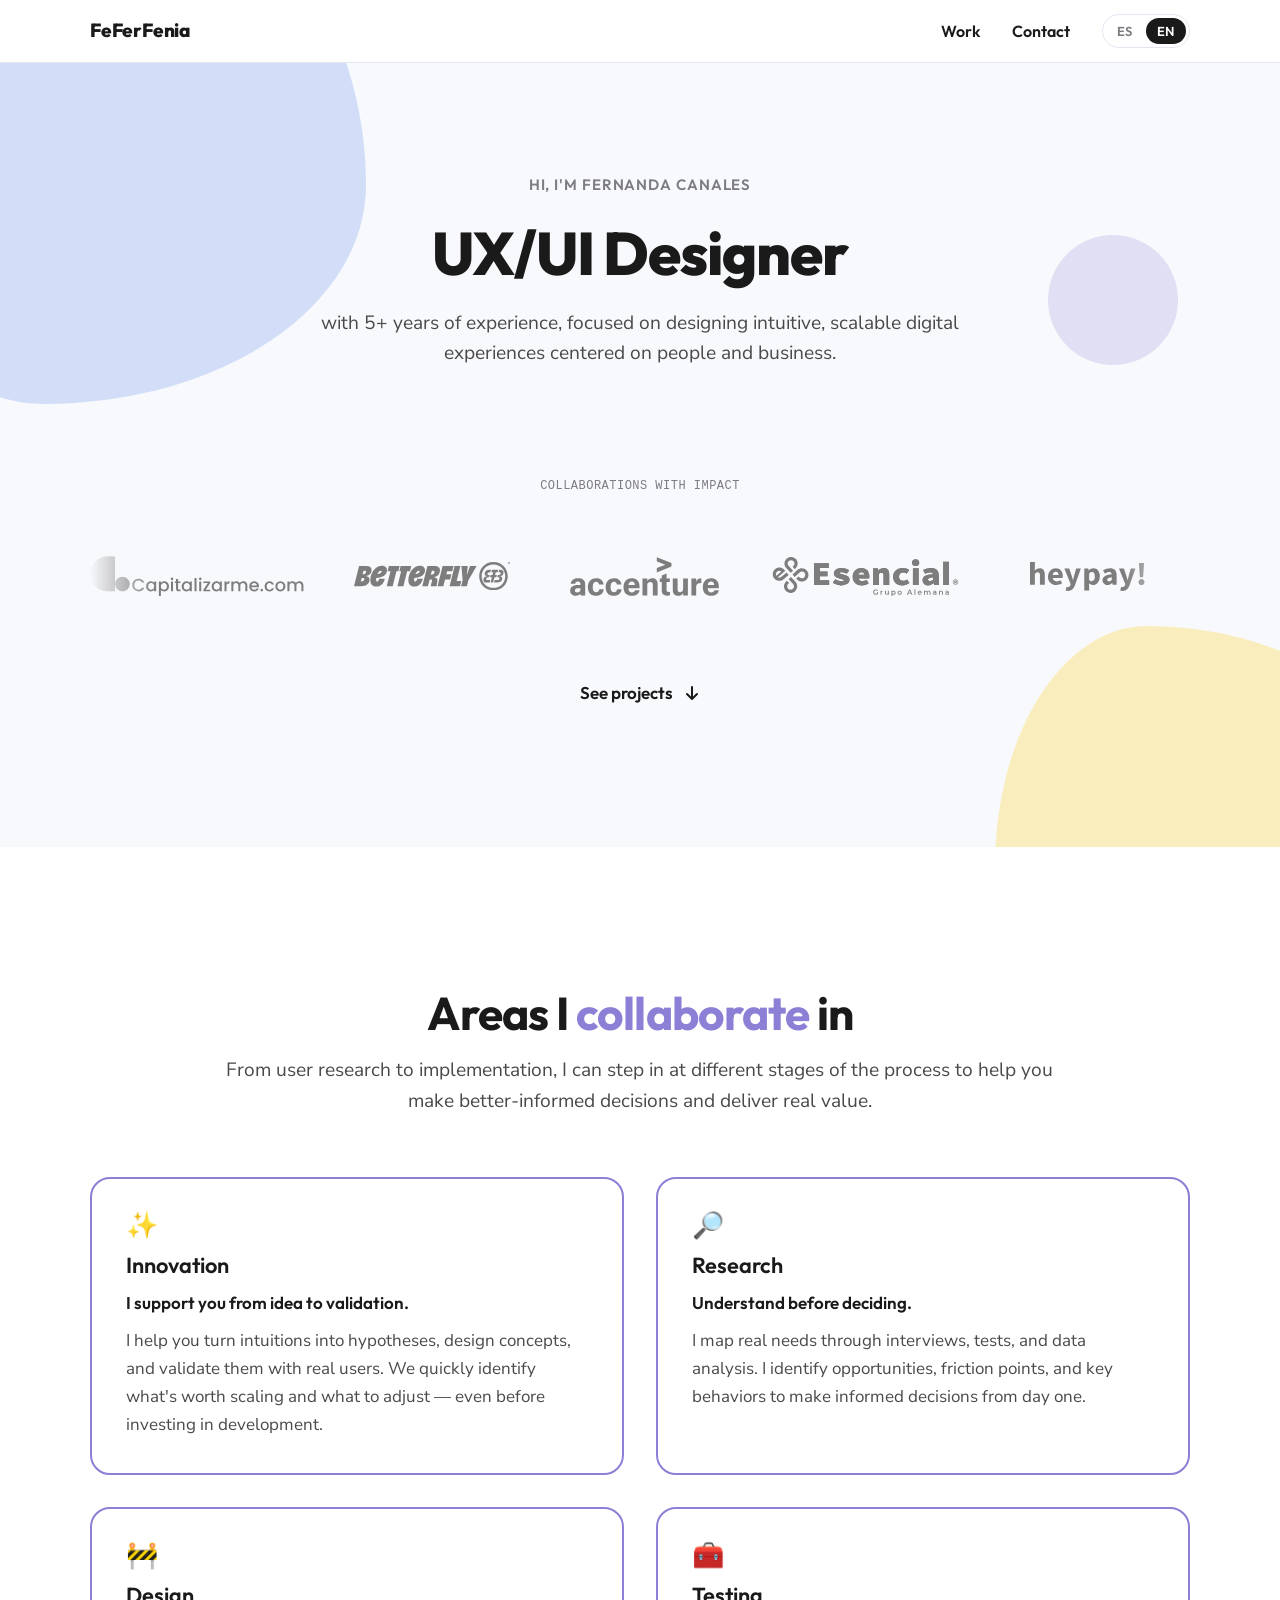
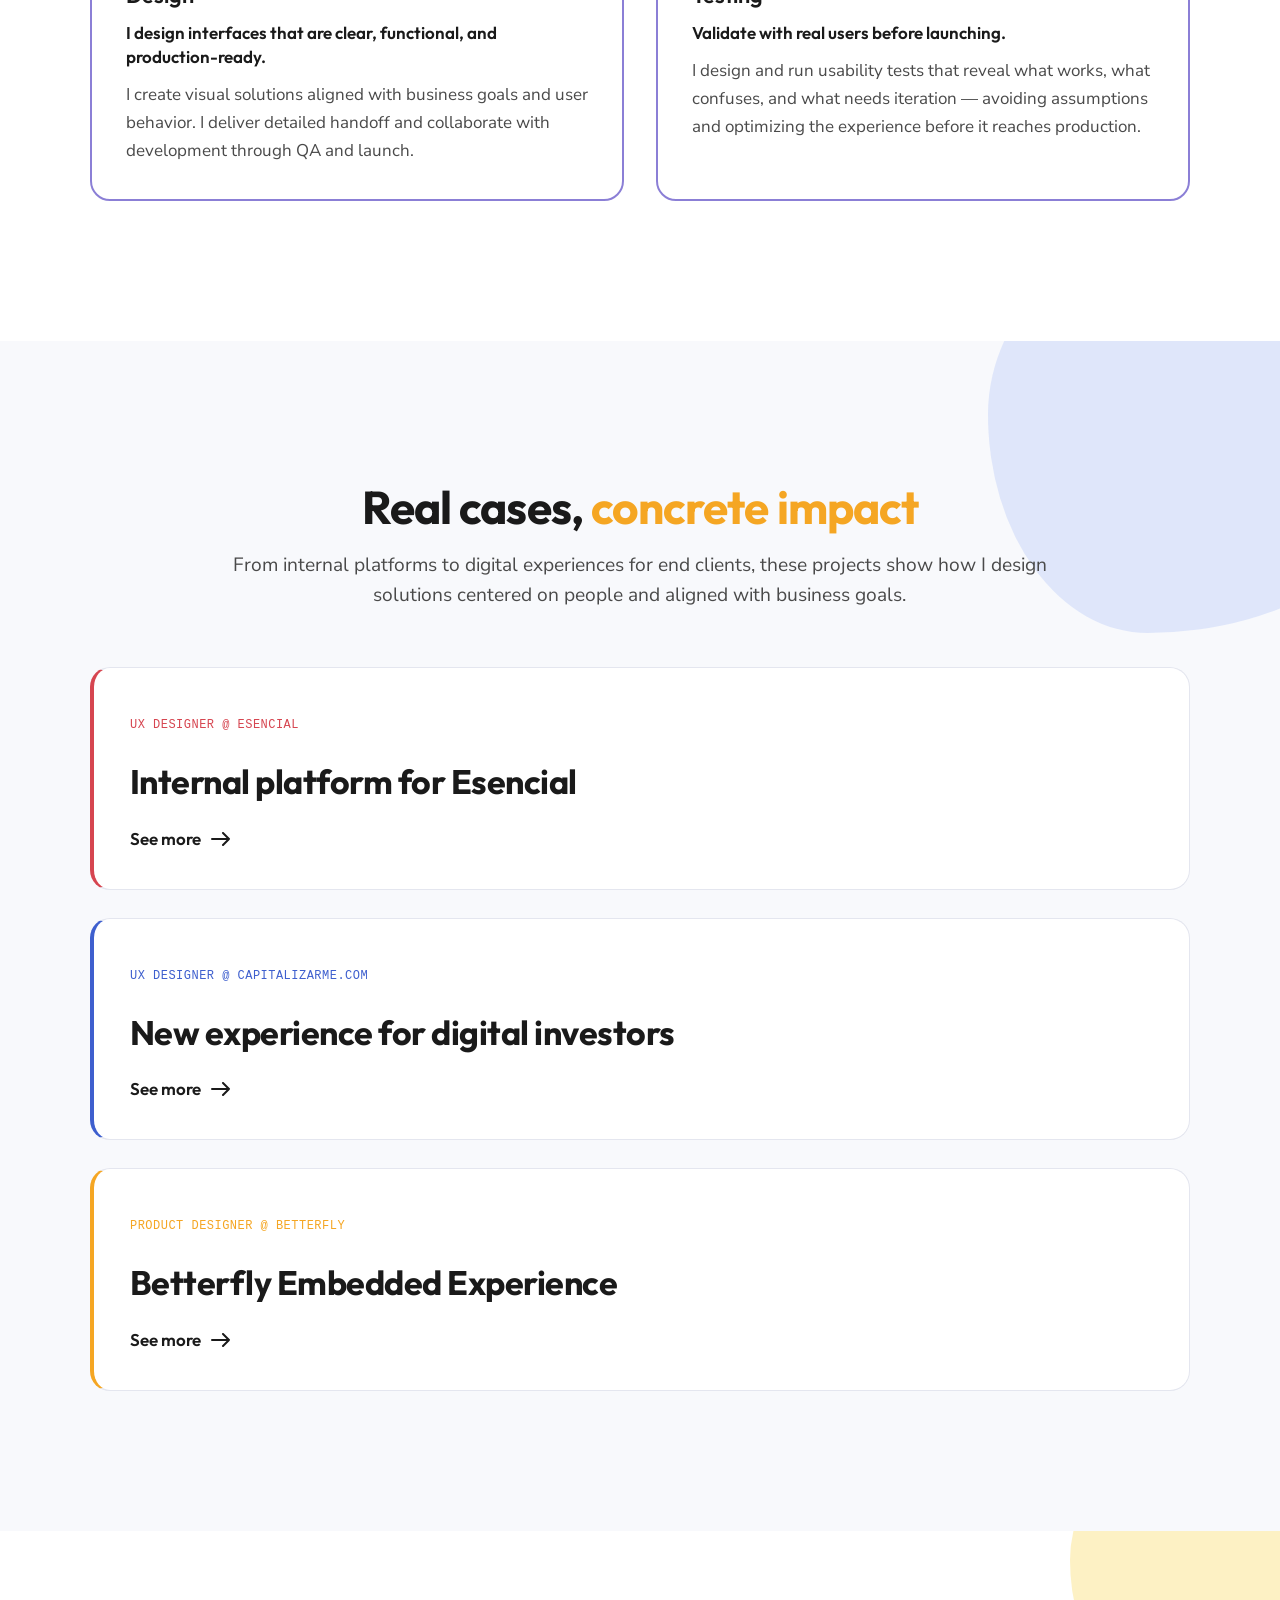
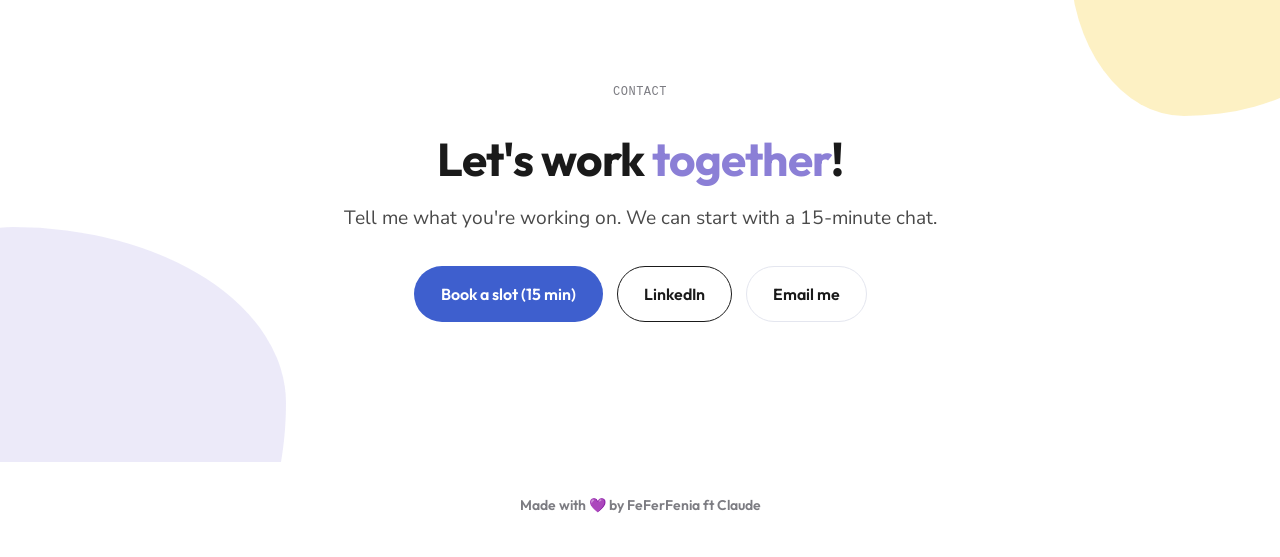
<file: index.html>
<!DOCTYPE html>
<html lang="es">
<head>
<meta charset="utf-8">
<meta name="viewport" content="width=device-width, initial-scale=1">
<title>Fernanda Canales — Product Designer</title>
<meta name="description" content="Portafolio de Fernanda Canales (FeFerFenia), Product / UX·UI Designer con más de 5 años de experiencia diseñando experiencias digitales intuitivas, escalables y centradas en las personas y el negocio.">
<link rel="stylesheet" href="assets/ds.css">
</head>
<body>

<header class="nav">
<div class="nav__in">
<a class="nav__logo" href="index.html">FeFerFenia</a>
<nav class="nav__links">
<a class="nav__link" href="#work" data-i18n="nav.work">Work</a>
<a class="nav__link" href="#contact" data-i18n="nav.contact">Contacto</a>
<div class="langtoggle" role="group" aria-label="Language">
<button type="button" data-lang-btn="es" aria-pressed="true">ES</button>
<button type="button" data-lang-btn="en" aria-pressed="false">EN</button>
</div>
</nav>
</div>
</header>

<main>

<!-- ————— Hero ————— -->
<section class="section section--alt" style="--accent:var(--purple);padding-top:clamp(64px,9vw,110px)">
<div class="blob blob--soft" style="width:44vw;height:44vw;max-width:520px;max-height:520px;background:var(--periwinkle);opacity:.5;top:-14vw;left:-12vw"></div>
<div class="blob blob--soft2" style="width:34vw;height:34vw;max-width:400px;max-height:400px;background:var(--yellow);opacity:.55;bottom:-14vw;right:-9vw"></div>
<div class="blob" style="width:12vw;height:12vw;max-width:130px;max-height:130px;background:var(--purple);opacity:.22;top:22%;right:8%"></div>
<div class="wrap stack center" style="gap:22px">
<p class="eyebrow" data-i18n="hero.eyebrow">Hola, soy Fernanda Canales</p>
<h1 class="h-display" style="max-width:16em"><span class="rotator"><span class="rotator__item" data-rotator-item>UX/UI Designer</span></span></h1>
<p class="lede" style="max-width:34em" data-i18n="hero.body">con más de 5 años de experiencia, enfocada en diseñar experiencias digitales intuitivas, escalables y centradas en las personas y el negocio.</p>
<div style="height:clamp(28px,5vw,52px)"></div>
<p class="mono" style="color:var(--ink-45)" data-i18n="logos.label">Colaboraciones con impacto</p>
<div class="logos" style="margin-top:10px" role="group" aria-label="Capitalizarme.com, Betterfly, Accenture, Esencial, heypay">
<div class="logos__track">
<div class="logos__slot"><img src="assets/logos/capitalizarme.svg" alt="Capitalizarme.com" loading="lazy" width="168" height="32"></div>
<div class="logos__slot"><img src="assets/logos/betterfly.svg" alt="Betterfly" loading="lazy" width="156" height="29"></div>
<div class="logos__slot"><img src="assets/logos/accenture.svg" alt="Accenture" loading="lazy" width="151" height="41"></div>
<div class="logos__slot"><img src="assets/logos/esencial.svg" alt="Esencial" loading="lazy" width="187" height="51"></div>
<div class="logos__slot"><img src="assets/logos/heypay.svg" alt="heypay" loading="lazy" width="115" height="29"></div>
<div aria-hidden="true" style="display:contents">
<div class="logos__slot"><img src="assets/logos/capitalizarme.svg" alt="" loading="lazy" width="168" height="32"></div>
<div class="logos__slot"><img src="assets/logos/betterfly.svg" alt="" loading="lazy" width="156" height="29"></div>
<div class="logos__slot"><img src="assets/logos/accenture.svg" alt="" loading="lazy" width="151" height="41"></div>
<div class="logos__slot"><img src="assets/logos/esencial.svg" alt="" loading="lazy" width="187" height="51"></div>
<div class="logos__slot"><img src="assets/logos/heypay.svg" alt="" loading="lazy" width="115" height="29"></div>
</div>
</div>
</div>
<a class="arrowlink" href="#work" style="margin-top:clamp(24px,4vw,44px)"><span data-i18n="hero.cta">Ver proyectos</span><svg width="18" height="18" viewBox="0 0 18 18" fill="none" aria-hidden="true"><path d="M9 3v12M4 10l5 5 5-5" stroke="currentColor" stroke-width="2" stroke-linecap="round" stroke-linejoin="round"/></svg></a>
</div>
</section>

<!-- ————— Áreas ————— -->
<section class="section" id="areas" style="--accent:var(--purple)">
<div class="wrap stack" style="gap:clamp(36px,5vw,60px)">
<div class="stack center" style="gap:16px">
<h2 class="h1" data-i18n-html="areas.title">Áreas en las que <em class="hl">colaboro</em></h2>
<p class="lede" style="max-width:44em;text-align:center" data-i18n="areas.intro">Desde la investigación con usuarios hasta la implementación de soluciones, puedo sumarme en distintas etapas del proceso para ayudarte a tomar decisiones más informadas y entregar valor real.</p>
</div>
<div class="grid-2">
<article class="areacard">
<span class="areacard__ico" aria-hidden="true">✨</span>
<h3 class="h3" data-i18n="area.1.title">Innovación</h3>
<p class="areacard__lead" data-i18n="area.1.lead">Acompaño desde la idea hasta su validación.</p>
<p class="body" data-i18n="area.1.body">Te ayudo a transformar intuiciones en hipótesis, diseñar conceptos y validarlos con usuarios reales. Detectamos rápido qué vale la pena escalar y qué ajustar, incluso antes de invertir en desarrollo.</p>
</article>
<article class="areacard">
<span class="areacard__ico" aria-hidden="true">🔎</span>
<h3 class="h3" data-i18n="area.2.title">Investigación</h3>
<p class="areacard__lead" data-i18n="area.2.lead">Entiende antes de decidir.</p>
<p class="body" data-i18n="area.2.body">Mapeo necesidades reales a través de entrevistas, tests y análisis de datos. Identifico oportunidades, puntos de fricción y comportamientos clave para tomar decisiones informadas desde el inicio.</p>
</article>
<article class="areacard">
<span class="areacard__ico" aria-hidden="true">🚧</span>
<h3 class="h3" data-i18n="area.3.title">Diseño</h3>
<p class="areacard__lead" data-i18n="area.3.lead">Diseño interfaces claras, funcionales y listas para salir a producción.</p>
<p class="body" data-i18n="area.3.body">Creo soluciones visuales alineadas a los objetivos del negocio y al comportamiento de los usuarios. Entrego handoff detallado y colaboro con desarrollo en QA y puesta en marcha.</p>
</article>
<article class="areacard">
<span class="areacard__ico" aria-hidden="true">🧰</span>
<h3 class="h3" data-i18n="area.4.title">Testeo</h3>
<p class="areacard__lead" data-i18n="area.4.lead">Valida con usuarios reales antes de lanzar.</p>
<p class="body" data-i18n="area.4.body">Diseño y aplico pruebas de usabilidad que revelan qué funciona, qué confunde y qué necesita iteración. Así, evitamos suposiciones y optimizamos la experiencia antes de llegar a producción.</p>
</article>
</div>
</div>
</section>

<!-- ————— Work ————— -->
<section class="section section--alt" id="work">
<div class="blob blob--soft" style="width:36vw;height:36vw;max-width:420px;max-height:420px;background:var(--periwinkle);opacity:.35;top:-10vw;right:-10vw"></div>
<div class="wrap stack" style="gap:clamp(36px,5vw,56px)">
<div class="stack center" style="gap:16px">
<h2 class="h1" data-i18n-html="work.title">Casos reales, <em class="hl-orange">impacto concreto</em></h2>
<p class="lede" style="max-width:44em;text-align:center" data-i18n="work.intro">Desde plataformas internas hasta experiencias digitales para clientes finales, estos proyectos muestran cómo diseño soluciones centradas en las personas y alineadas con los objetivos del negocio.</p>
</div>
<div class="stack" style="gap:clamp(20px,2.6vw,28px)">

<a class="projcard" href="caso-esencial.html" style="--accent:var(--coral)">
<div class="projcard__body">
<p class="mono" style="color:var(--accent)" data-i18n="proj.1.role">UX Designer @ Esencial</p>
<h3 class="h2" data-i18n="proj.1.title">Plataforma interna para Esencial</h3>
<span class="arrowlink" style="margin-top:8px"><span data-i18n="proj.more">Ver más</span><svg width="20" height="14" viewBox="0 0 20 14" fill="none" aria-hidden="true"><path d="M1 7h17M12 1l6 6-6 6" stroke="currentColor" stroke-width="2" stroke-linecap="round" stroke-linejoin="round"/></svg></span>
</div>
</a>

<a class="projcard" href="caso-capitalizarme.html" style="--accent:var(--blue)">
<div class="projcard__body">
<p class="mono" style="color:var(--accent)" data-i18n="proj.2.role">UX Designer @ Capitalizarme.com</p>
<h3 class="h2" data-i18n="proj.2.title">Nueva experiencia para inversionistas digitales</h3>
<span class="arrowlink" style="margin-top:8px"><span data-i18n="proj.more">Ver más</span><svg width="20" height="14" viewBox="0 0 20 14" fill="none" aria-hidden="true"><path d="M1 7h17M12 1l6 6-6 6" stroke="currentColor" stroke-width="2" stroke-linecap="round" stroke-linejoin="round"/></svg></span>
</div>
</a>

<a class="projcard" href="caso-betterfly.html" style="--accent:var(--orange)">
<div class="projcard__body">
<p class="mono" style="color:var(--accent)" data-i18n="proj.3.role">Product Designer @ Betterfly</p>
<h3 class="h2" data-i18n="proj.3.title">Experiencia Embebida Betterfly</h3>
<span class="arrowlink" style="margin-top:8px"><span data-i18n="proj.more">Ver más</span><svg width="20" height="14" viewBox="0 0 20 14" fill="none" aria-hidden="true"><path d="M1 7h17M12 1l6 6-6 6" stroke="currentColor" stroke-width="2" stroke-linecap="round" stroke-linejoin="round"/></svg></span>
</div>
</a>

</div>
</div>
</section>

<!-- ————— Contacto — componente compartido, repetir al final de cada vista ————— -->
<section class="contact" id="contact" style="--accent:var(--purple);background:var(--base)">
<div class="blob blob--soft2" style="width:38vw;height:38vw;max-width:440px;max-height:440px;background:var(--purple);opacity:.16;bottom:-16vw;left:-12vw"></div>
<div class="blob blob--soft" style="width:26vw;height:26vw;max-width:300px;max-height:300px;background:var(--yellow);opacity:.5;top:-9vw;right:-7vw"></div>
<div class="wrap stack center" style="gap:18px">
<p class="mono" style="color:var(--ink-45)" data-i18n="contact.eyebrow">Contacto</p>
<h2 class="h1" data-i18n-html="contact.title">¡Trabajemos <em class="hl">juntos</em>!</h2>
<p class="lede" style="max-width:32em;text-align:center" data-i18n="contact.body">Cuéntame en qué estás trabajando. Podemos partir con una conversación de 15 minutos.</p>
<div class="contact__links" style="margin-top:14px">
<a class="btn btn--primary" href="https://calendly.com/hola-fernandacp/15min" target="_blank" rel="noopener" data-i18n="contact.slot">Agendar 15 min</a>
<a class="btn btn--ghost" href="https://www.linkedin.com/in/feferfenia/" target="_blank" rel="noopener" data-i18n="contact.linkedin">LinkedIn</a>
<a class="btn btn--soft" href="mailto:Hola.fernandacp@gmail.com" data-i18n="contact.email">Escríbeme</a>
</div>
</div>
</section>

</main>

<footer class="foot">
<p class="foot__t" data-i18n="foot.made">Hecho con 💜 por FeFerFenia ft Claude</p>
</footer>

<script src="assets/site.js"></script>
</body>
</html>
</file>
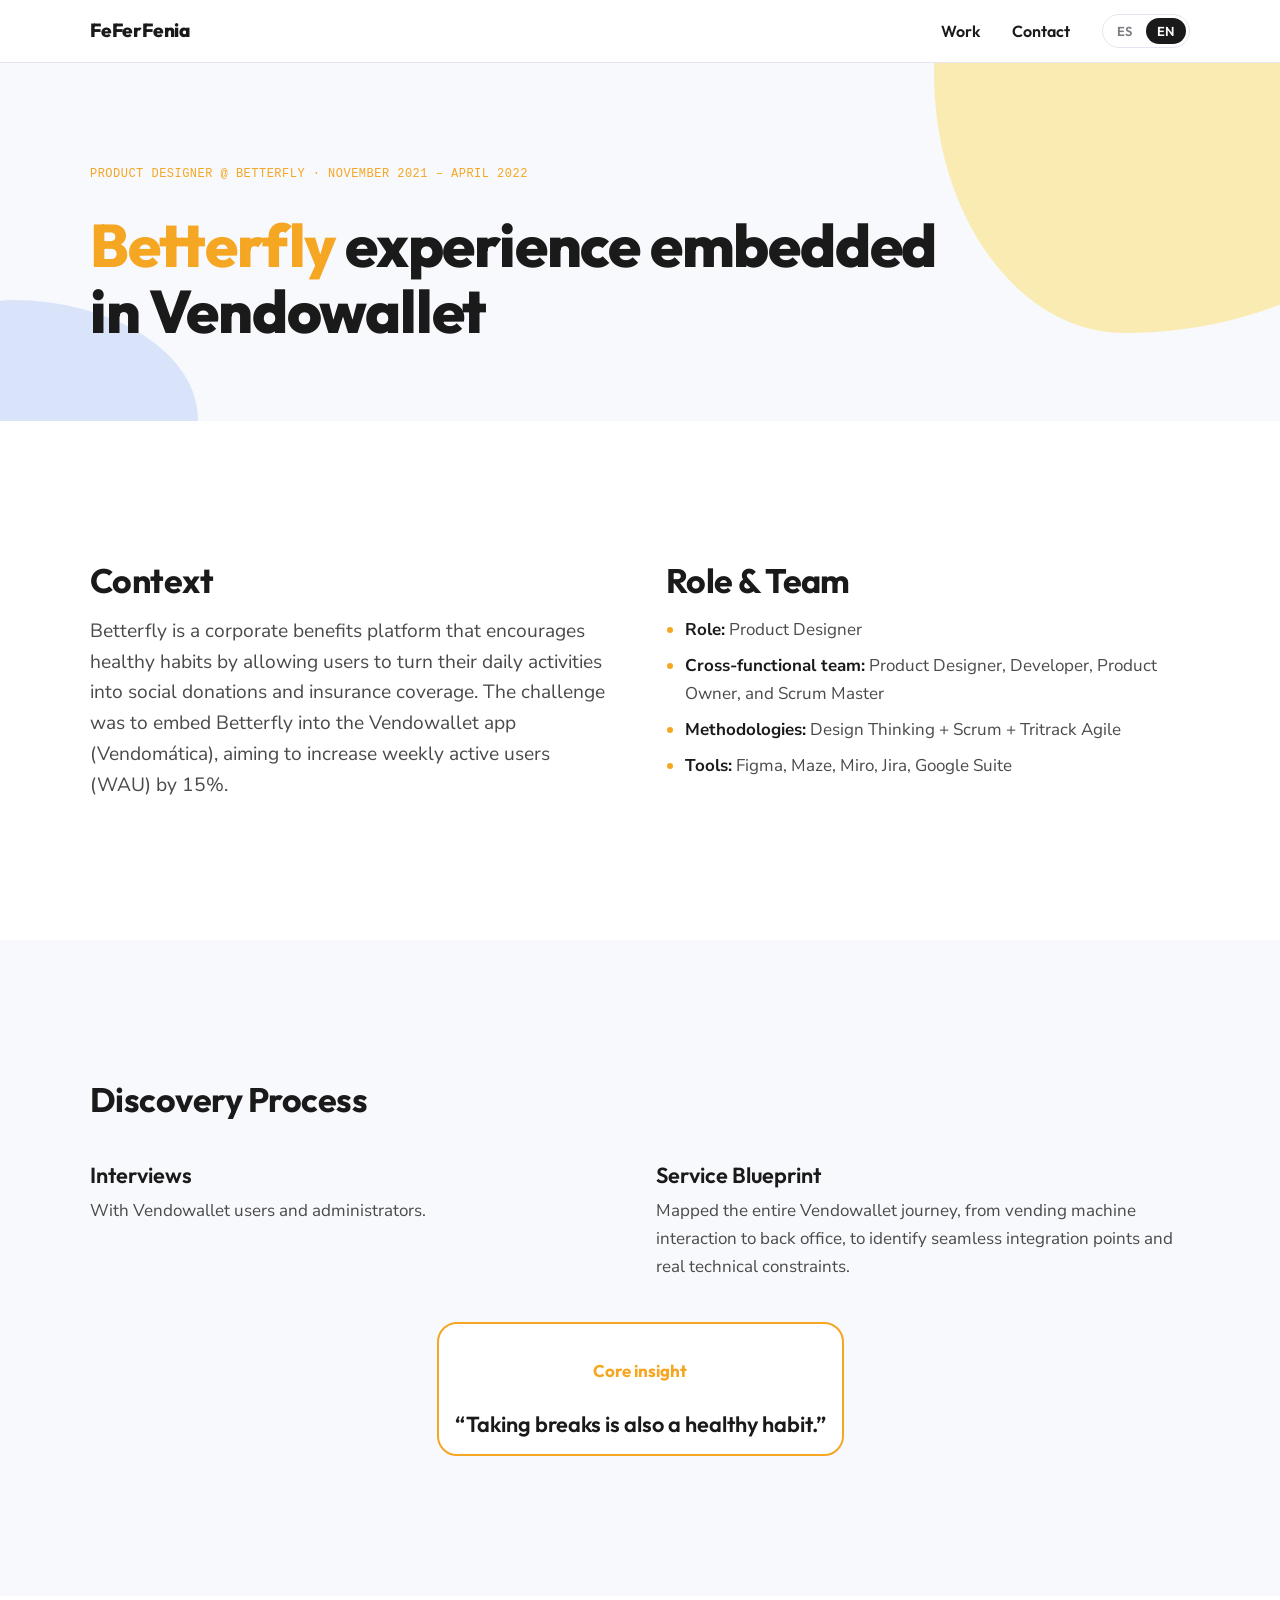
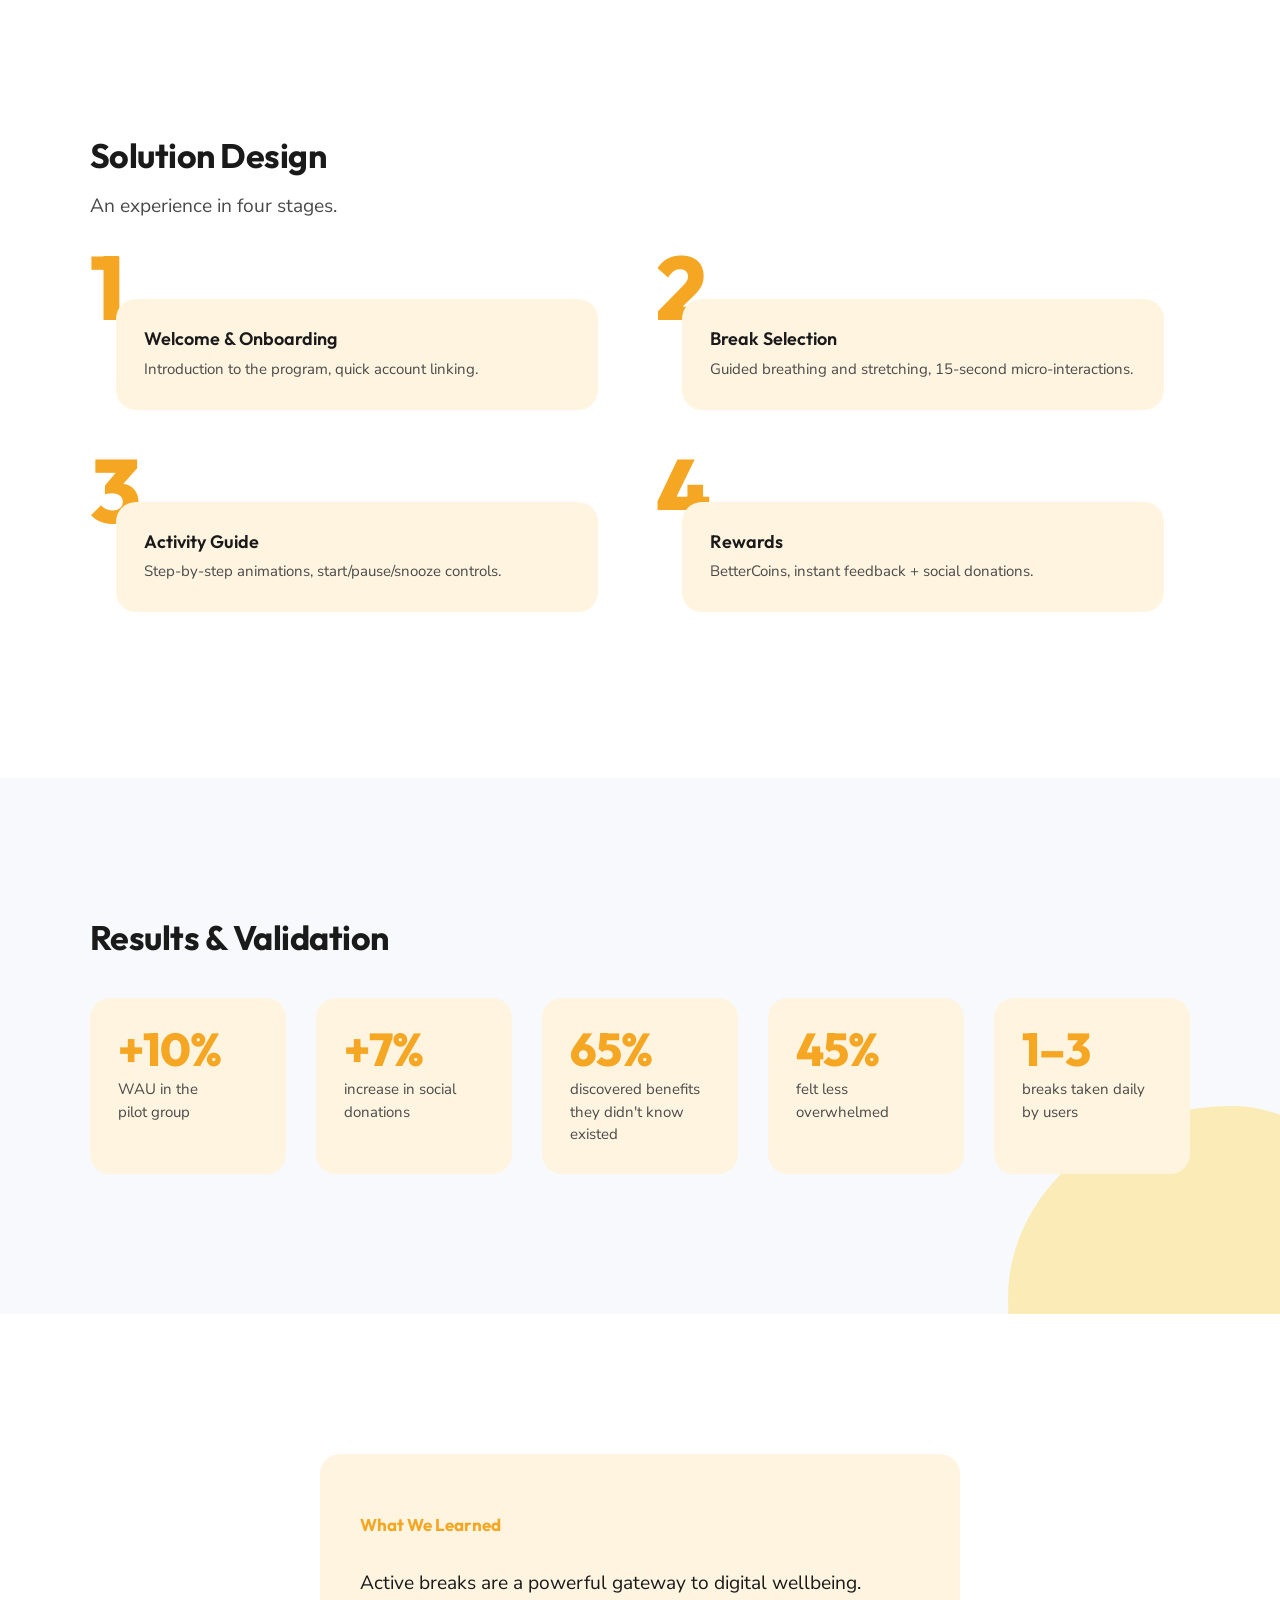
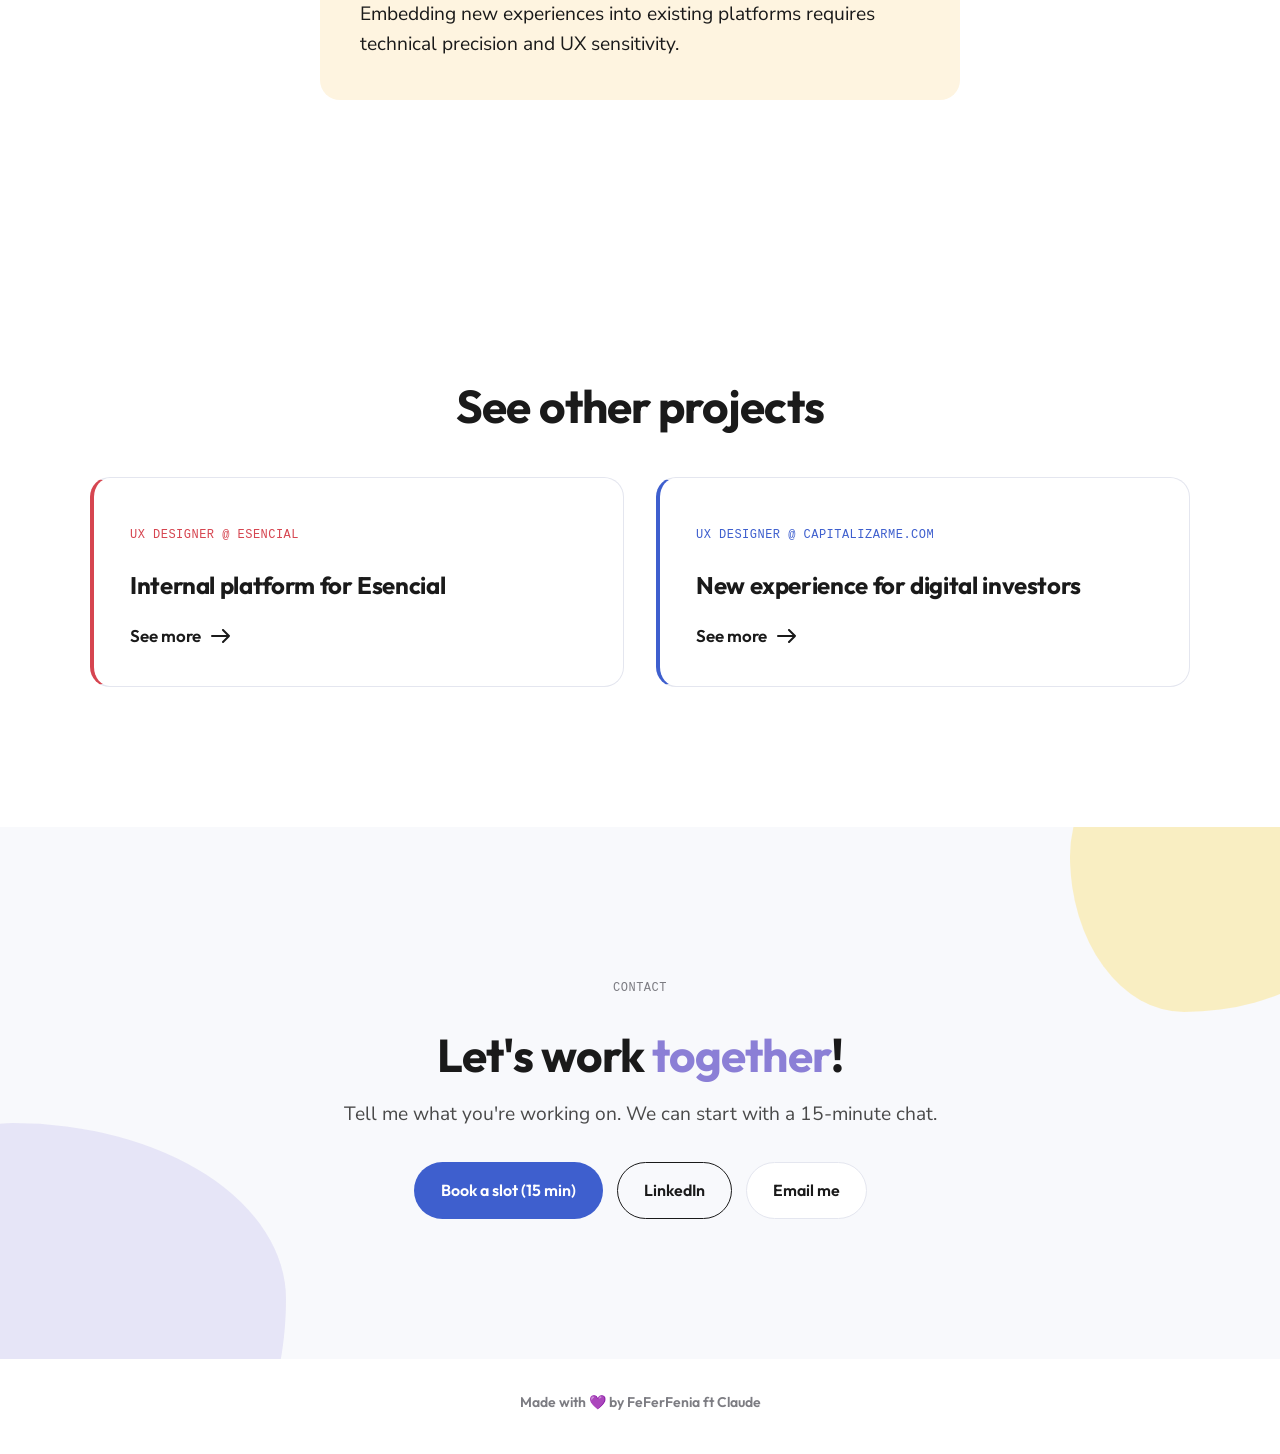
<file: caso-betterfly.html>
<!DOCTYPE html>
<html lang="es">
<head>
<meta charset="utf-8">
<meta name="viewport" content="width=device-width, initial-scale=1">
<title>Experiencia Betterfly · Fernanda Canales</title>
<meta name="description" content="Caso de estudio: diseño de producto para integrar la experiencia de bienestar de Betterfly dentro de la app Vendowallet y aumentar los usuarios activos semanales.">
<link rel="stylesheet" href="assets/ds.css">
<style>body{--accent:var(--orange);--accent-tint:#FEF4E0}</style>
</head>
<body>
<header class="nav">
<div class="nav__in">
<a class="nav__logo" href="index.html">FeFerFenia</a>
<nav class="nav__links">
<a class="nav__link" href="index.html#work" data-i18n="nav.work">Work</a>
<a class="nav__link" href="#contact" data-i18n="nav.contact">Contacto</a>
<div class="langtoggle" role="group" aria-label="Language">
<button type="button" data-lang-btn="es" aria-pressed="true">ES</button>
<button type="button" data-lang-btn="en" aria-pressed="false">EN</button>
</div>
</nav>
</div>
</header>
<main>
<section class="caseheader">
<div class="blob blob--soft" style="width:44vw;height:44vw;max-width:500px;max-height:500px;background:var(--yellow);opacity:.65;top:-18vw;right:-12vw"></div>
<div class="blob blob--soft2" style="width:26vw;height:26vw;max-width:300px;max-height:300px;background:var(--periwinkle);opacity:.42;bottom:-14vw;left:-8vw"></div>
<div class="wrap stack" style="gap:16px;position:relative">
<p class="mono" style="color:var(--accent)" data-i18n="c3.role"></p>
<h1 class="h-display" style="max-width:22em" data-i18n-html="c3.title"></h1>
</div>
</section>
<section class="section">
<div class="wrap"><div class="twocol twocol--text">
<div class="stack" style="gap:14px">
<h2 class="h2" data-i18n="c3.context.t"></h2>
<p class="lede" data-i18n="c3.context.b"></p>
</div>
<div class="stack" style="gap:14px">
<h2 class="h2" data-i18n="c3.role.t"></h2>
<ul class="ul"><li data-i18n-html="c3.role.1"></li><li data-i18n-html="c3.role.2"></li><li data-i18n-html="c3.role.3"></li><li data-i18n-html="c3.role.4"></li></ul>
</div>
</div></div>
</section>

<section class="section section--alt">
<div class="blob" style="width:14vw;height:14vw;max-width:150px;max-height:150px;background:var(--yellow);opacity:.7;top:5%;left:-13%"></div>
<div class="wrap stack" style="gap:clamp(28px,4vw,40px)">
<div class="stack" style="gap:14px">
<h2 class="h2" data-i18n="c3.disc.t"></h2>
</div>
<div class="grid-2">
<div class="stack" style="gap:8px"><h3 class="h3" data-i18n="c3.disc.1.t"></h3><p class="body" data-i18n="c3.disc.1.b"></p></div>
<div class="stack" style="gap:8px"><h3 class="h3" data-i18n="c3.disc.2.t"></h3><p class="body" data-i18n="c3.disc.2.b"></p></div>
</div>
<div class="finding" style="max-width:44em;margin:0 auto;padding:16px;text-align:center">
<p class="finding__tag" style="justify-content:center"><span data-i18n="c3.disc.quote.tag"></span></p>
<p class="h3" style="font-weight:600" data-i18n="c3.disc.quote"></p>
</div>
</div>
</section>

<section class="section">
<div class="wrap stack" style="gap:clamp(28px,4vw,44px)">
<div class="stack" style="gap:14px">
<h2 class="h2" data-i18n="c3.sol.t"></h2>
<p class="lede" data-i18n="c3.sol.lead"></p>
</div>
<div class="grid-2"><div class="numstep"><span class="numstep__n">1</span><div class="numstep__card"><h3 class="h3" style="font-size:18px" data-i18n="c3.sol.1.t"></h3><p class="body" style="font-size:15px;margin-top:6px" data-i18n="c3.sol.1.b"></p></div></div><div class="numstep"><span class="numstep__n">2</span><div class="numstep__card"><h3 class="h3" style="font-size:18px" data-i18n="c3.sol.2.t"></h3><p class="body" style="font-size:15px;margin-top:6px" data-i18n="c3.sol.2.b"></p></div></div><div class="numstep"><span class="numstep__n">3</span><div class="numstep__card"><h3 class="h3" style="font-size:18px" data-i18n="c3.sol.3.t"></h3><p class="body" style="font-size:15px;margin-top:6px" data-i18n="c3.sol.3.b"></p></div></div><div class="numstep"><span class="numstep__n">4</span><div class="numstep__card"><h3 class="h3" style="font-size:18px" data-i18n="c3.sol.4.t"></h3><p class="body" style="font-size:15px;margin-top:6px" data-i18n="c3.sol.4.b"></p></div></div></div>
</div>
</section>

<section class="section section--alt">
<div class="blob blob--soft" style="width:34vw;height:34vw;max-width:400px;max-height:400px;background:var(--yellow);opacity:.6;bottom:-15vw;right:-10vw"></div>
<div class="wrap stack" style="gap:clamp(28px,4vw,40px)">
<div class="stack" style="gap:14px">
<h2 class="h2" data-i18n="c3.res.t"></h2>
</div>
<div class="stats"><div class="stat"><p class="stat__n" data-i18n="c3.stat.1.n"></p><p class="stat__l" data-i18n="c3.stat.1.l"></p></div><div class="stat"><p class="stat__n" data-i18n="c3.stat.2.n"></p><p class="stat__l" data-i18n="c3.stat.2.l"></p></div><div class="stat"><p class="stat__n" data-i18n="c3.stat.3.n"></p><p class="stat__l" data-i18n="c3.stat.3.l"></p></div><div class="stat"><p class="stat__n" data-i18n="c3.stat.4.n"></p><p class="stat__l" data-i18n="c3.stat.4.l"></p></div><div class="stat"><p class="stat__n" data-i18n="c3.stat.5.n"></p><p class="stat__l" data-i18n="c3.stat.5.l"></p></div></div>
</div>
</section>
<section class="section">
<div class="wrap-narrow">
<div class="panel">
<p class="finding__tag"><span data-i18n="c3.learn.t"></span></p>
<p class="lede" style="color:var(--ink)" data-i18n="c3.learn.b"></p>
</div>
</div>
</section>
<section class="section">
<div class="wrap stack" style="gap:clamp(28px,4vw,44px)">
<h2 class="h1 center" style="text-align:center" data-i18n="other.title">Conoce otros proyectos</h2>
<div class="grid-2"><a class="projcard" href="caso-esencial.html" style="--accent:var(--coral)">
<div class="projcard__body">
<p class="mono" style="color:var(--accent)" data-i18n="proj.1.role"></p>
<h3 class="h2" data-i18n="proj.1.title"></h3>
<span class="arrowlink" style="margin-top:8px"><span data-i18n="proj.more">Ver más</span><svg width="20" height="14" viewBox="0 0 20 14" fill="none" aria-hidden="true"><path d="M1 7h17M12 1l6 6-6 6" stroke="currentColor" stroke-width="2" stroke-linecap="round" stroke-linejoin="round"/></svg></span>
</div>
</a><a class="projcard" href="caso-capitalizarme.html" style="--accent:var(--blue)">
<div class="projcard__body">
<p class="mono" style="color:var(--accent)" data-i18n="proj.2.role"></p>
<h3 class="h2" data-i18n="proj.2.title"></h3>
<span class="arrowlink" style="margin-top:8px"><span data-i18n="proj.more">Ver más</span><svg width="20" height="14" viewBox="0 0 20 14" fill="none" aria-hidden="true"><path d="M1 7h17M12 1l6 6-6 6" stroke="currentColor" stroke-width="2" stroke-linecap="round" stroke-linejoin="round"/></svg></span>
</div>
</a></div>
</div>
</section>
<section class="contact" id="contact" style="--accent:var(--purple)">
<div class="blob blob--soft2" style="width:38vw;height:38vw;max-width:440px;max-height:440px;background:var(--purple);opacity:.16;bottom:-16vw;left:-12vw"></div>
<div class="blob blob--soft" style="width:26vw;height:26vw;max-width:300px;max-height:300px;background:var(--yellow);opacity:.5;top:-9vw;right:-7vw"></div>
<div class="wrap stack center" style="gap:18px">
<p class="mono" style="color:var(--ink-45)" data-i18n="contact.eyebrow">Contacto</p>
<h2 class="h1" data-i18n-html="contact.title">¡Trabajemos <em class="hl">juntos</em>!</h2>
<p class="lede" style="max-width:32em;text-align:center" data-i18n="contact.body"></p>
<div class="contact__links" style="margin-top:14px">
<a class="btn btn--primary" href="https://calendly.com/hola-fernandacp/15min" target="_blank" rel="noopener" data-i18n="contact.slot">Agendar 15 min</a>
<a class="btn btn--ghost" href="https://www.linkedin.com/in/feferfenia/" target="_blank" rel="noopener" data-i18n="contact.linkedin">LinkedIn</a>
<a class="btn btn--soft" href="mailto:Hola.fernandacp@gmail.com" data-i18n="contact.email">Escríbeme</a>
</div>
</div>
</section>
</main>
<footer class="foot">
<p class="foot__t" data-i18n="foot.made">Hecho con 💜 por FeFerFenia ft Claude</p>
</footer>
<script src="assets/i18n-cases.js"></script>
<script src="assets/site.js"></script>
</body>
</html>
</file>
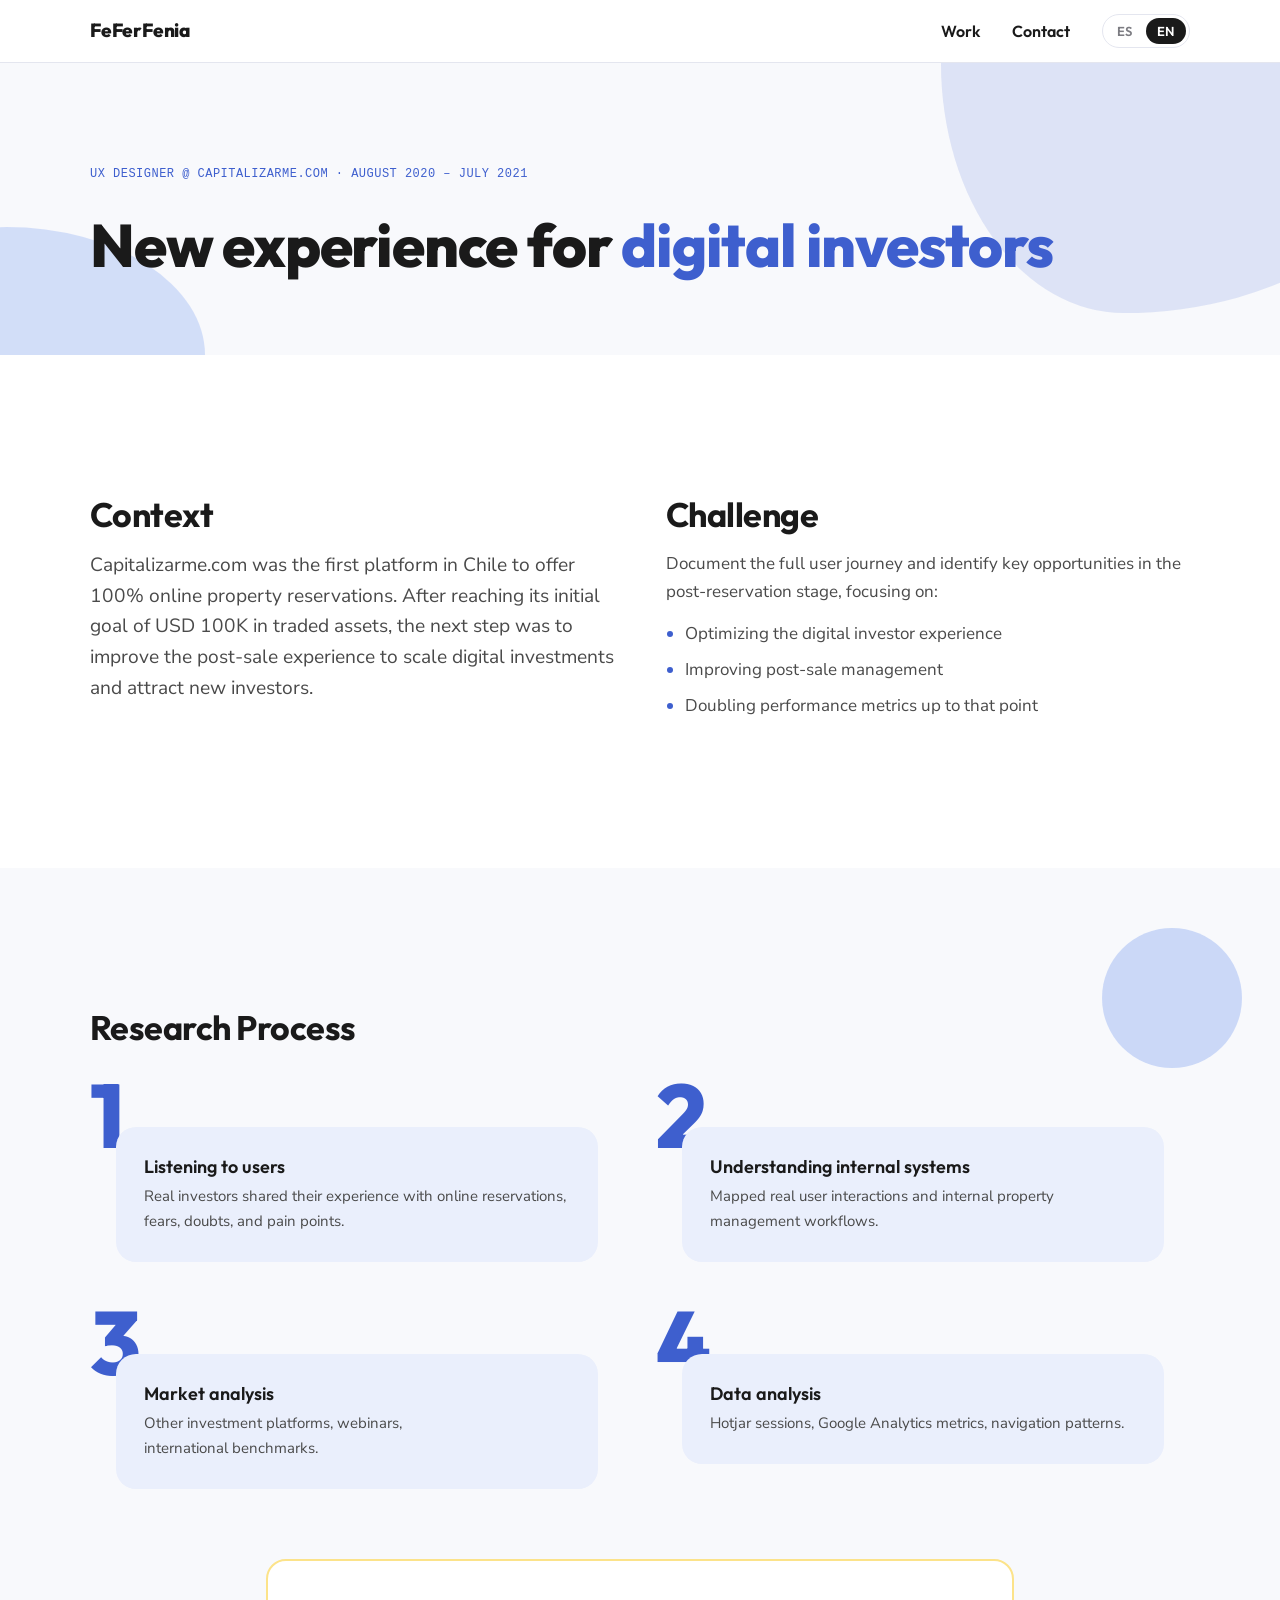
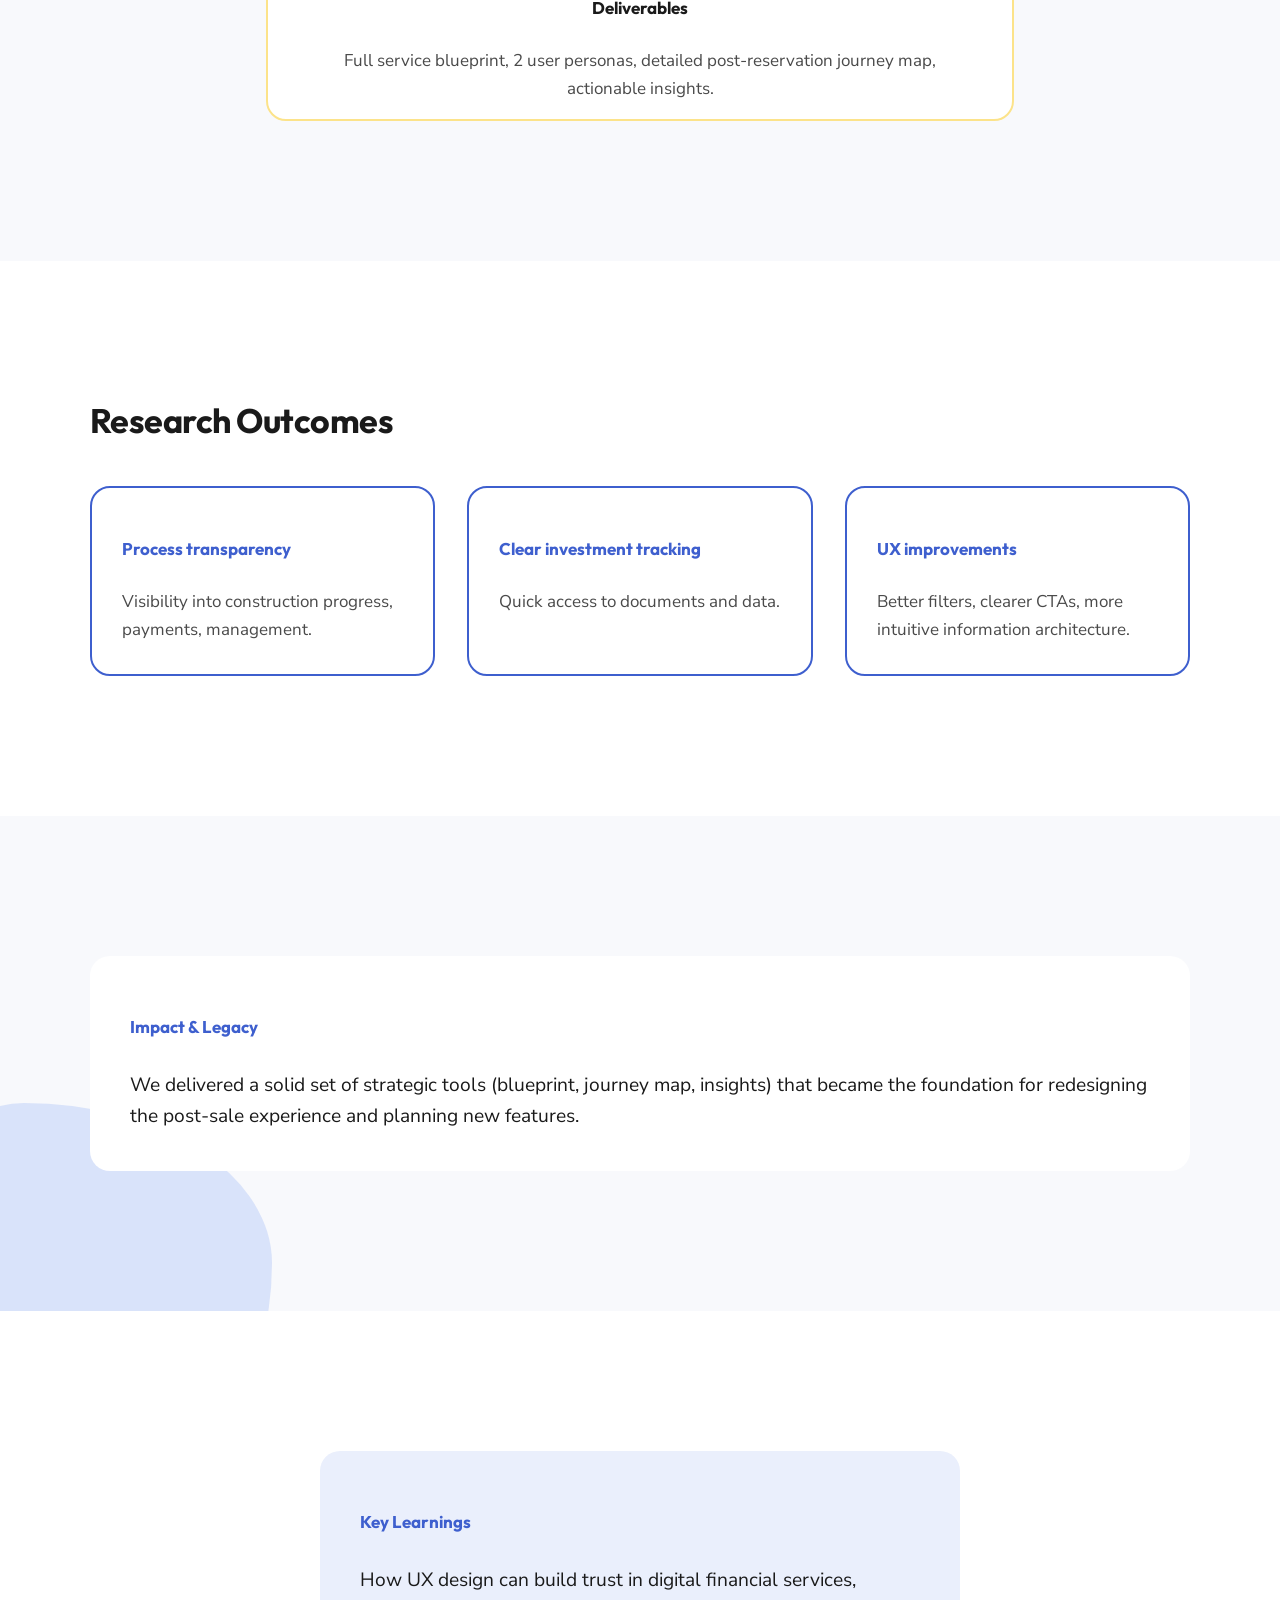
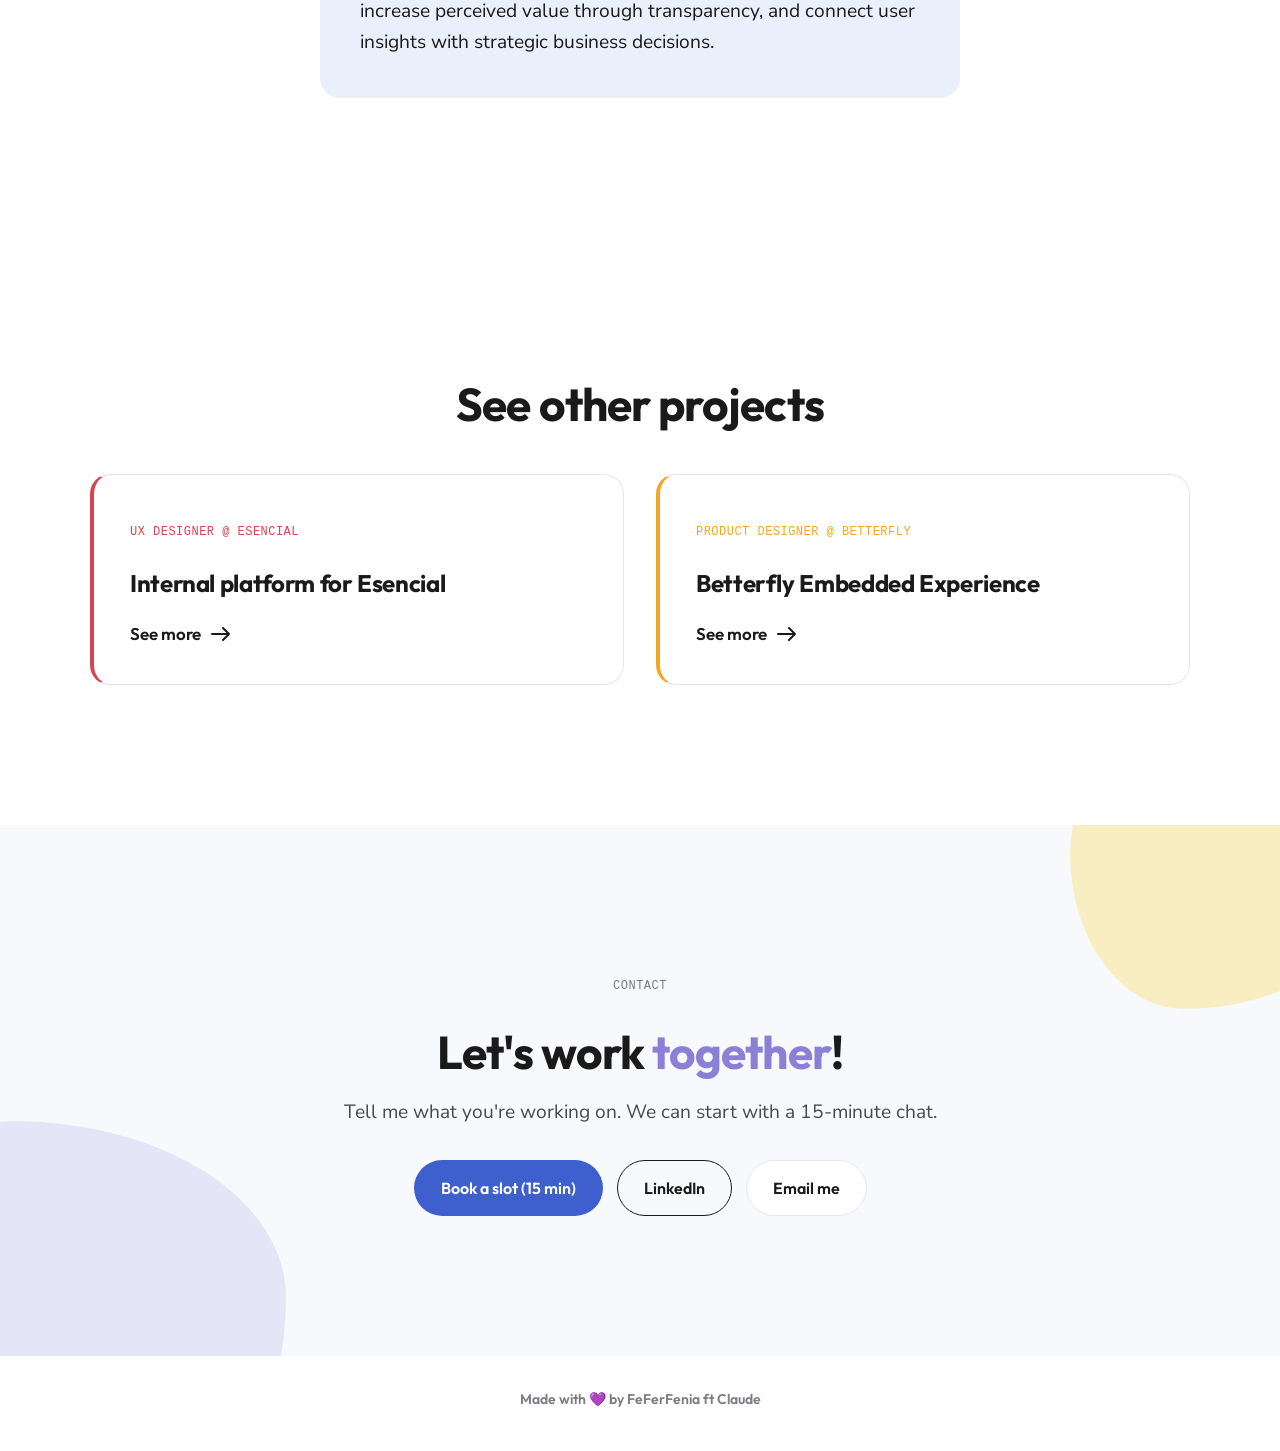
<file: caso-capitalizarme.html>
<!DOCTYPE html>
<html lang="es">
<head>
<meta charset="utf-8">
<meta name="viewport" content="width=device-width, initial-scale=1">
<title>Nueva experiencia Capitalizarme.com · Fernanda Canales</title>
<meta name="description" content="Caso de estudio: investigación y documentación estratégica del viaje del inversionista digital para escalar la experiencia post-venta de Capitalizarme.com.">
<link rel="stylesheet" href="assets/ds.css">
<style>body{--accent:var(--blue);--accent-tint:#EAEFFC}</style>
</head>
<body>
<header class="nav">
<div class="nav__in">
<a class="nav__logo" href="index.html">FeFerFenia</a>
<nav class="nav__links">
<a class="nav__link" href="index.html#work" data-i18n="nav.work">Work</a>
<a class="nav__link" href="#contact" data-i18n="nav.contact">Contacto</a>
<div class="langtoggle" role="group" aria-label="Language">
<button type="button" data-lang-btn="es" aria-pressed="true">ES</button>
<button type="button" data-lang-btn="en" aria-pressed="false">EN</button>
</div>
</nav>
</div>
</header>
<main>
<section class="caseheader">
<div class="blob blob--soft" style="width:42vw;height:42vw;max-width:480px;max-height:480px;background:var(--blue);opacity:.14;top:-18vw;right:-11vw"></div>
<div class="blob blob--soft2" style="width:28vw;height:28vw;max-width:320px;max-height:320px;background:var(--periwinkle);opacity:.5;bottom:-15vw;left:-9vw"></div>
<div class="wrap stack" style="gap:16px;position:relative">
<p class="mono" style="color:var(--accent)" data-i18n="c2.role"></p>
<h1 class="h-display" style="max-width:22em" data-i18n-html="c2.title"></h1>
</div>
</section>
<section class="section">
<div class="wrap"><div class="twocol twocol--text">
<div class="stack" style="gap:14px">
<h2 class="h2" data-i18n="c2.context.t"></h2>
<p class="lede" data-i18n="c2.context.b"></p>
</div>
<div class="stack" style="gap:14px">
<h2 class="h2" data-i18n="c2.challenge.t"></h2>
<p class="body" data-i18n="c2.challenge.lead"></p><ul class="ul"><li data-i18n="c2.challenge.1"></li><li data-i18n="c2.challenge.2"></li><li data-i18n="c2.challenge.3"></li></ul>
</div>
</div></div>
</section>

<section class="section section--alt">
<div class="blob" style="width:13vw;height:13vw;max-width:140px;max-height:140px;background:var(--periwinkle);opacity:.6;top:6%;right:3%"></div>
<div class="wrap stack" style="gap:clamp(28px,4vw,44px)">
<div class="stack" style="gap:14px">
<h2 class="h2" data-i18n="c2.research.t"></h2>
</div>
<div class="grid-2"><div class="numstep"><span class="numstep__n">1</span><div class="numstep__card"><h3 class="h3" style="font-size:18px" data-i18n="c2.research.1.t"></h3><p class="body" style="font-size:15px;margin-top:6px" data-i18n="c2.research.1.b"></p></div></div><div class="numstep"><span class="numstep__n">2</span><div class="numstep__card"><h3 class="h3" style="font-size:18px" data-i18n="c2.research.2.t"></h3><p class="body" style="font-size:15px;margin-top:6px" data-i18n="c2.research.2.b"></p></div></div><div class="numstep"><span class="numstep__n">3</span><div class="numstep__card"><h3 class="h3" style="font-size:18px" data-i18n="c2.research.3.t"></h3><p class="body" style="font-size:15px;margin-top:6px" data-i18n="c2.research.3.b"></p></div></div><div class="numstep"><span class="numstep__n">4</span><div class="numstep__card"><h3 class="h3" style="font-size:18px" data-i18n="c2.research.4.t"></h3><p class="body" style="font-size:15px;margin-top:6px" data-i18n="c2.research.4.b"></p></div></div></div>
<div class="finding" style="--accent:var(--yellow);border-color:var(--yellow);max-width:44em;margin:0 auto;padding:16px;text-align:center">
<p class="finding__tag" style="color:var(--ink);justify-content:center"><span data-i18n="c2.deliver.t"></span></p>
<p class="body" data-i18n="c2.deliver.b"></p>
</div>
</div>
</section>

<section class="section">
<div class="wrap stack" style="gap:clamp(28px,4vw,44px)">
<div class="stack" style="gap:14px">
<h2 class="h2" data-i18n="c2.find.t"></h2>
</div>
<div class="grid-3"><div class="finding"><p class="finding__tag"><span data-i18n="c2.find.1.tag"></span></p><p class="body" data-i18n="c2.find.1.b"></p></div><div class="finding"><p class="finding__tag"><span data-i18n="c2.find.2.tag"></span></p><p class="body" data-i18n="c2.find.2.b"></p></div><div class="finding"><p class="finding__tag"><span data-i18n="c2.find.3.tag"></span></p><p class="body" data-i18n="c2.find.3.b"></p></div></div>
</div>
</section>

<section class="section section--alt">
<div class="blob blob--soft2" style="width:34vw;height:34vw;max-width:400px;max-height:400px;background:var(--periwinkle);opacity:.42;bottom:-15vw;left:-10vw"></div>
<div class="wrap">
<div class="panel" style="background:var(--base)">
<p class="finding__tag"><span data-i18n="c2.legacy.t"></span></p>
<p class="lede" style="color:var(--ink)" data-i18n="c2.legacy.b"></p>
</div>
</div>
</section>
<section class="section">
<div class="wrap-narrow">
<div class="panel">
<p class="finding__tag"><span data-i18n="c2.learn.t"></span></p>
<p class="lede" style="color:var(--ink)" data-i18n="c2.learn.b"></p>
</div>
</div>
</section>
<section class="section">
<div class="wrap stack" style="gap:clamp(28px,4vw,44px)">
<h2 class="h1 center" style="text-align:center" data-i18n="other.title">Conoce otros proyectos</h2>
<div class="grid-2"><a class="projcard" href="caso-esencial.html" style="--accent:var(--coral)">
<div class="projcard__body">
<p class="mono" style="color:var(--accent)" data-i18n="proj.1.role"></p>
<h3 class="h2" data-i18n="proj.1.title"></h3>
<span class="arrowlink" style="margin-top:8px"><span data-i18n="proj.more">Ver más</span><svg width="20" height="14" viewBox="0 0 20 14" fill="none" aria-hidden="true"><path d="M1 7h17M12 1l6 6-6 6" stroke="currentColor" stroke-width="2" stroke-linecap="round" stroke-linejoin="round"/></svg></span>
</div>
</a><a class="projcard" href="caso-betterfly.html" style="--accent:var(--orange)">
<div class="projcard__body">
<p class="mono" style="color:var(--accent)" data-i18n="proj.3.role"></p>
<h3 class="h2" data-i18n="proj.3.title"></h3>
<span class="arrowlink" style="margin-top:8px"><span data-i18n="proj.more">Ver más</span><svg width="20" height="14" viewBox="0 0 20 14" fill="none" aria-hidden="true"><path d="M1 7h17M12 1l6 6-6 6" stroke="currentColor" stroke-width="2" stroke-linecap="round" stroke-linejoin="round"/></svg></span>
</div>
</a></div>
</div>
</section>
<section class="contact" id="contact" style="--accent:var(--purple)">
<div class="blob blob--soft2" style="width:38vw;height:38vw;max-width:440px;max-height:440px;background:var(--purple);opacity:.16;bottom:-16vw;left:-12vw"></div>
<div class="blob blob--soft" style="width:26vw;height:26vw;max-width:300px;max-height:300px;background:var(--yellow);opacity:.5;top:-9vw;right:-7vw"></div>
<div class="wrap stack center" style="gap:18px">
<p class="mono" style="color:var(--ink-45)" data-i18n="contact.eyebrow">Contacto</p>
<h2 class="h1" data-i18n-html="contact.title">¡Trabajemos <em class="hl">juntos</em>!</h2>
<p class="lede" style="max-width:32em;text-align:center" data-i18n="contact.body"></p>
<div class="contact__links" style="margin-top:14px">
<a class="btn btn--primary" href="https://calendly.com/hola-fernandacp/15min" target="_blank" rel="noopener" data-i18n="contact.slot">Agendar 15 min</a>
<a class="btn btn--ghost" href="https://www.linkedin.com/in/feferfenia/" target="_blank" rel="noopener" data-i18n="contact.linkedin">LinkedIn</a>
<a class="btn btn--soft" href="mailto:Hola.fernandacp@gmail.com" data-i18n="contact.email">Escríbeme</a>
</div>
</div>
</section>
</main>
<footer class="foot">
<p class="foot__t" data-i18n="foot.made">Hecho con 💜 por FeFerFenia ft Claude</p>
</footer>
<script src="assets/i18n-cases.js"></script>
<script src="assets/site.js"></script>
</body>
</html>
</file>
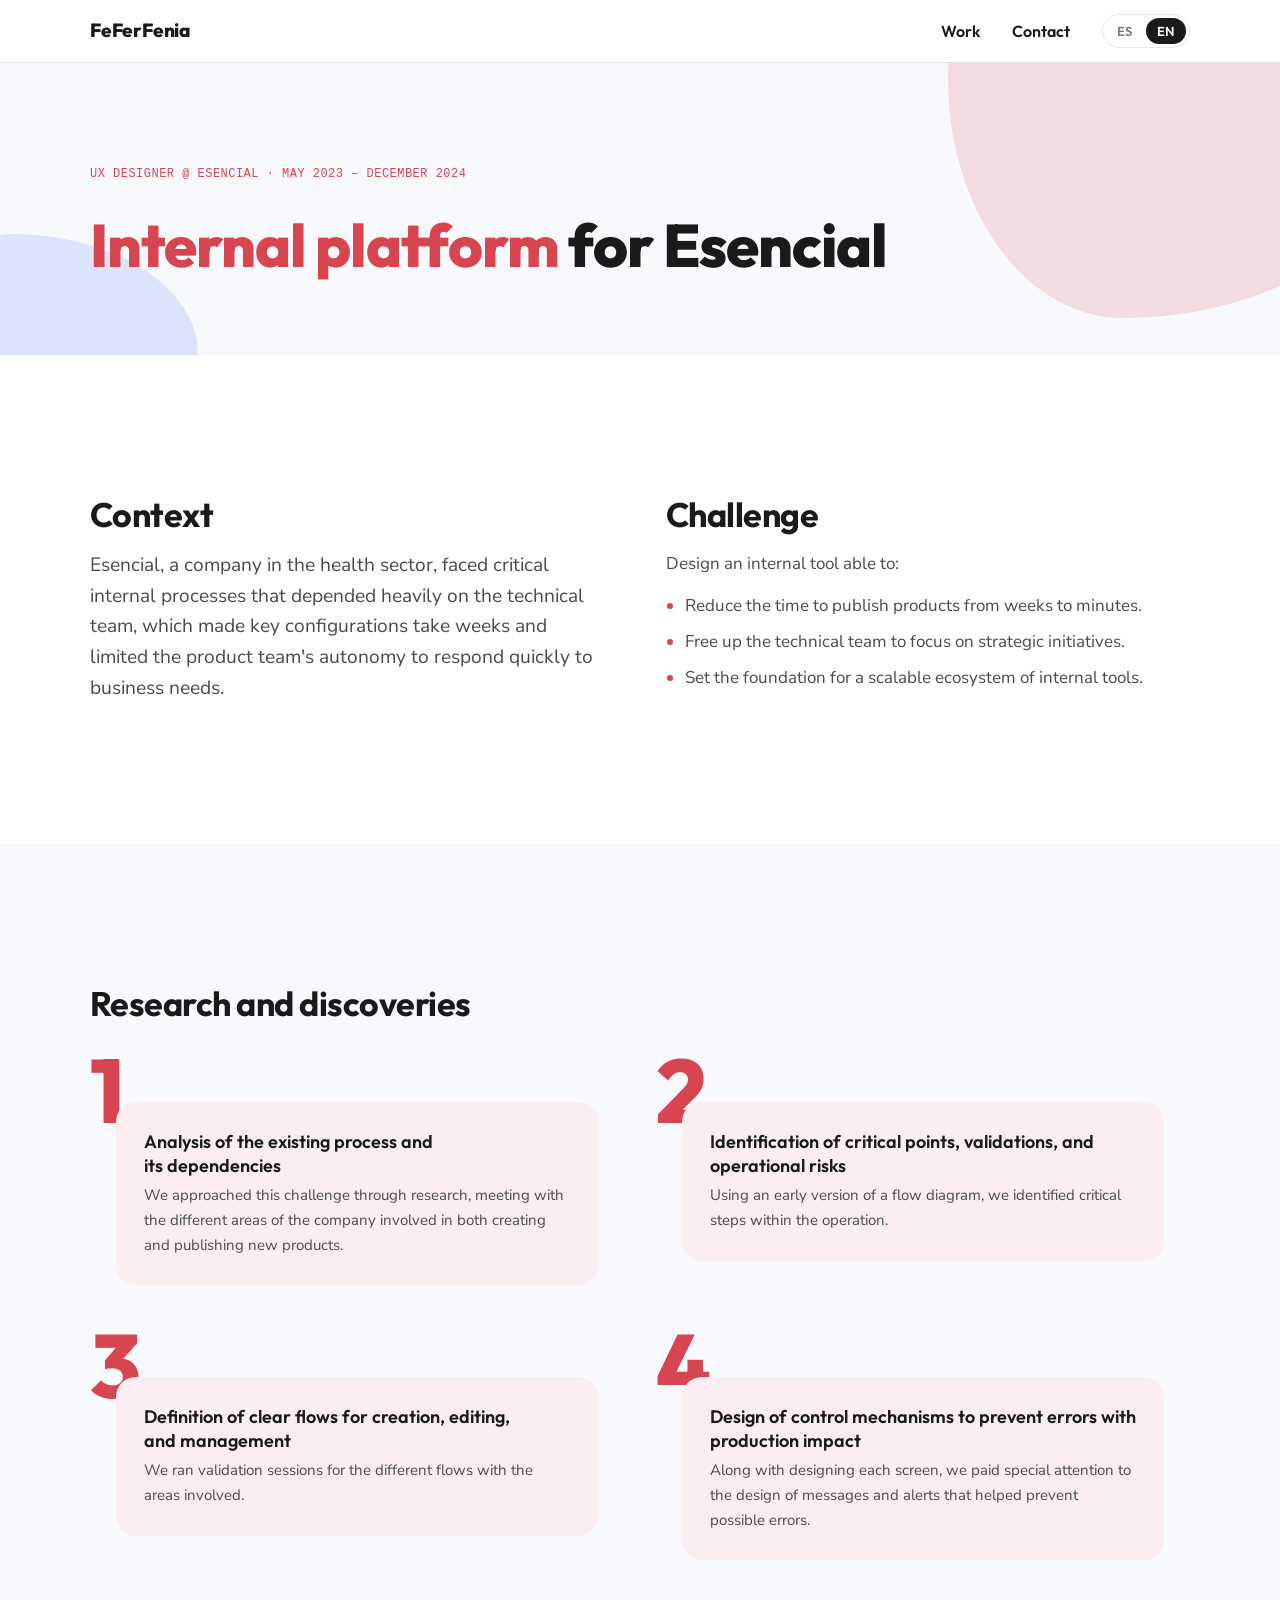
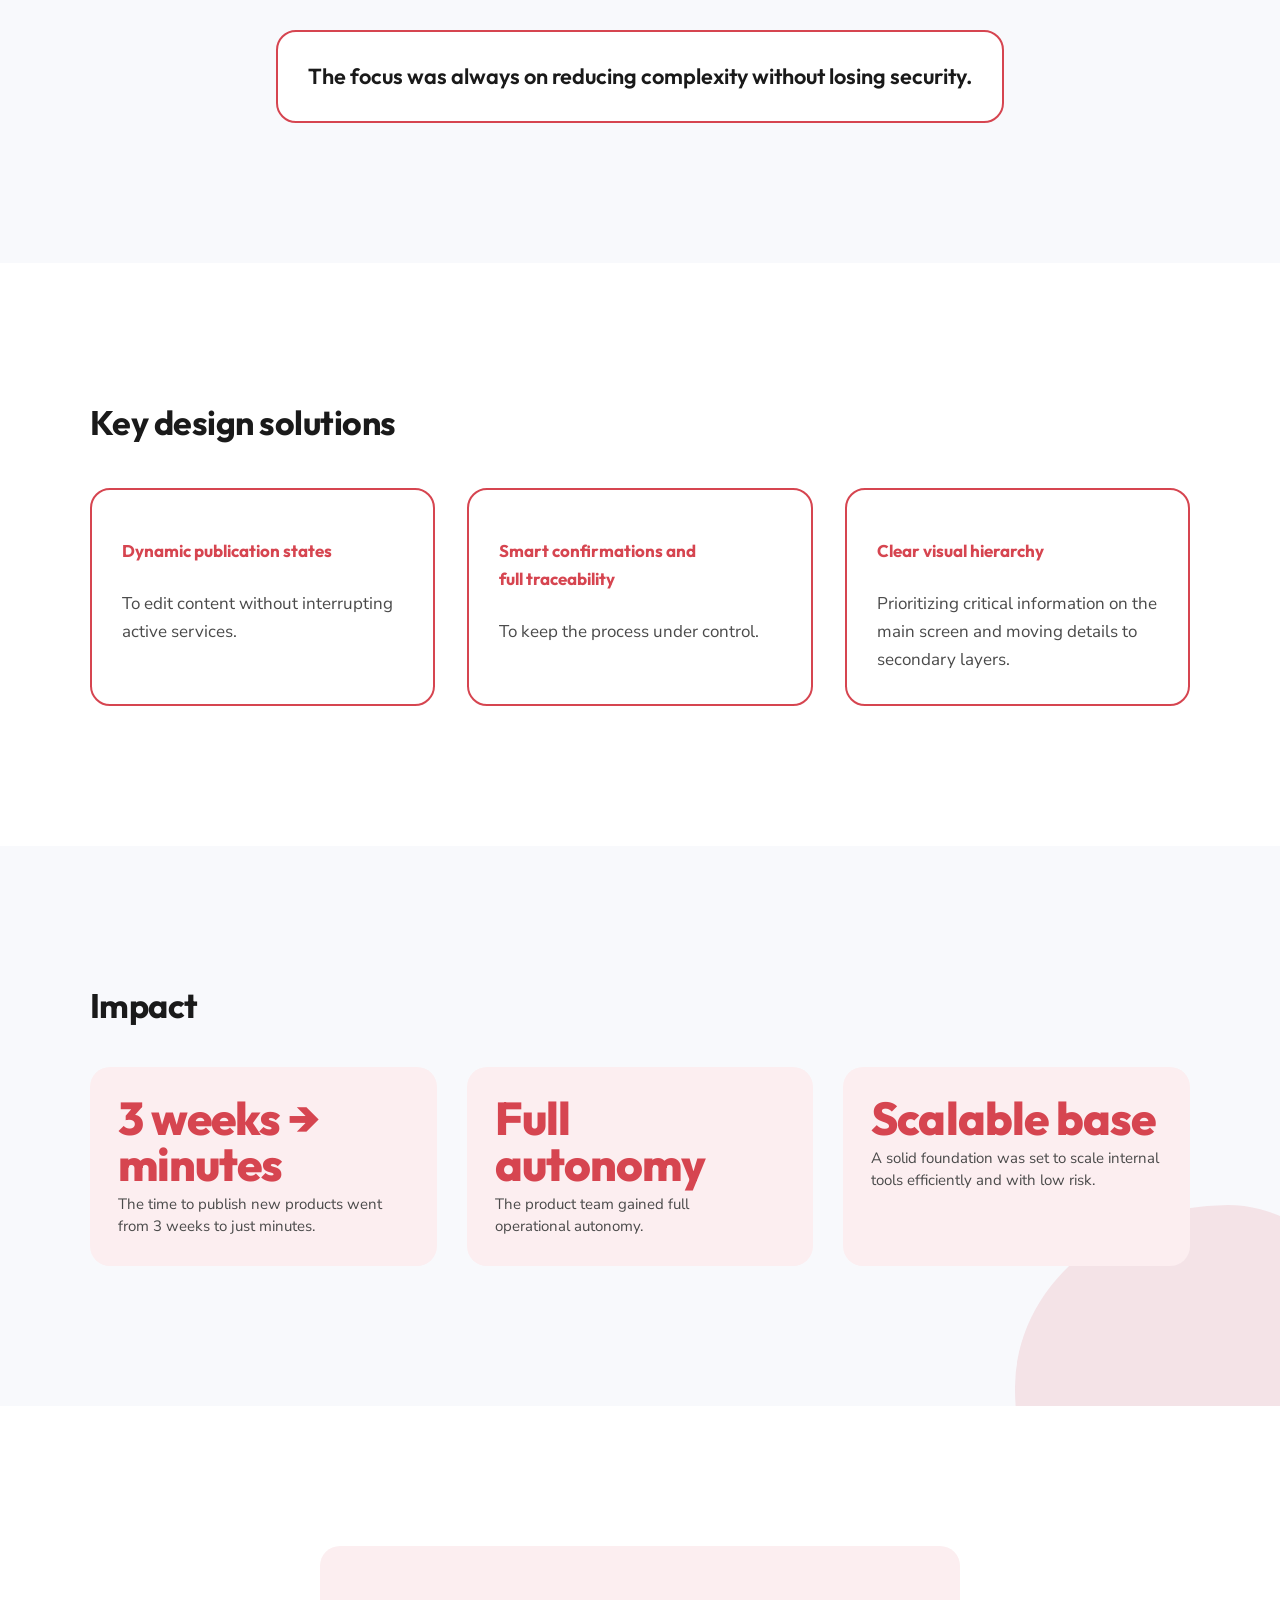
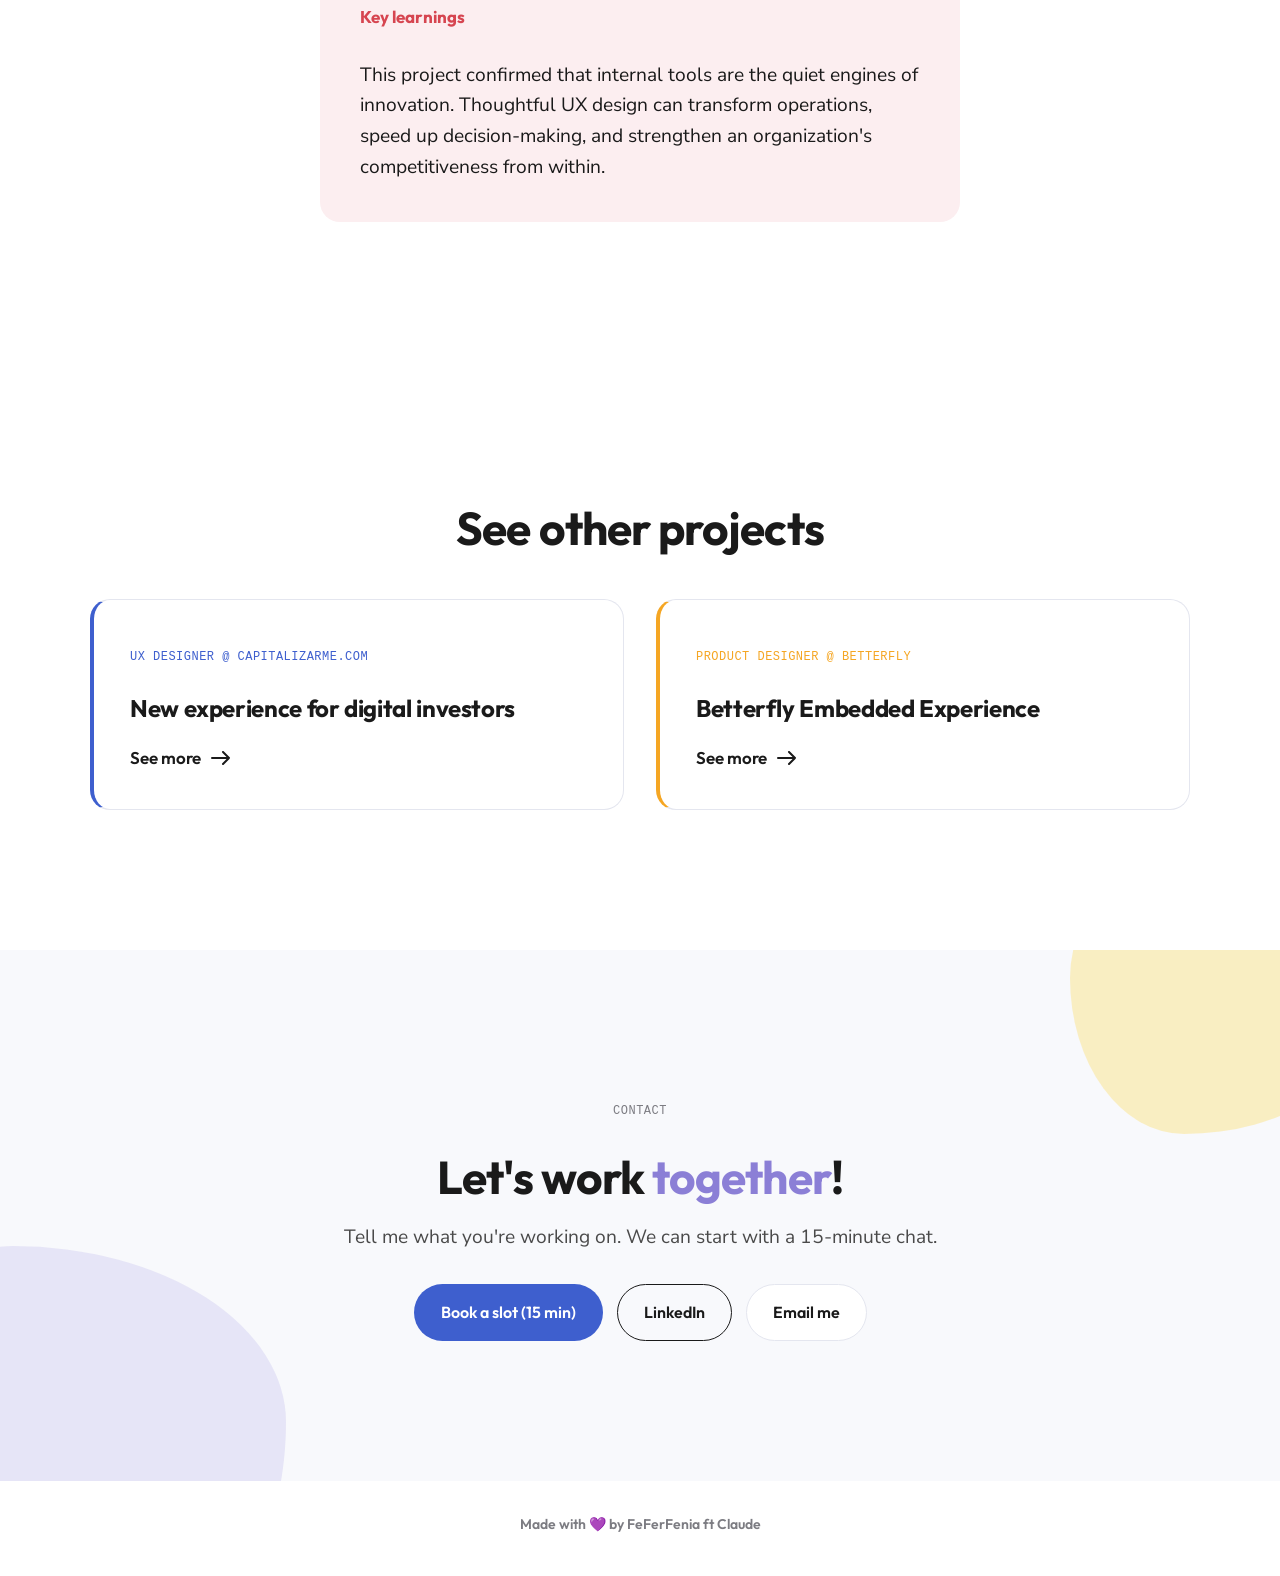
<file: caso-esencial.html>
<!DOCTYPE html>
<html lang="es">
<head>
<meta charset="utf-8">
<meta name="viewport" content="width=device-width, initial-scale=1">
<title>Plataforma interna — Esencial · Fernanda Canales</title>
<meta name="description" content="Caso de estudio: diseño de una herramienta interna para Esencial que redujo el tiempo de publicación de productos de semanas a minutos.">
<link rel="stylesheet" href="assets/ds.css">
<style>body{--accent:var(--coral);--accent-tint:#FCEEF0}</style>
</head>
<body>
<header class="nav">
<div class="nav__in">
<a class="nav__logo" href="index.html">FeFerFenia</a>
<nav class="nav__links">
<a class="nav__link" href="index.html#work" data-i18n="nav.work">Work</a>
<a class="nav__link" href="#contact" data-i18n="nav.contact">Contacto</a>
<div class="langtoggle" role="group" aria-label="Language">
<button type="button" data-lang-btn="es" aria-pressed="true">ES</button>
<button type="button" data-lang-btn="en" aria-pressed="false">EN</button>
</div>
</nav>
</div>
</header>
<main>
<section class="caseheader">
<div class="blob blob--soft" style="width:40vw;height:40vw;max-width:460px;max-height:460px;background:var(--coral);opacity:.16;top:-16vw;right:-10vw"></div>
<div class="blob blob--soft2" style="width:26vw;height:26vw;max-width:300px;max-height:300px;background:var(--periwinkle);opacity:.4;bottom:-14vw;left:-8vw"></div>
<div class="wrap stack" style="gap:16px;position:relative">
<p class="mono" style="color:var(--accent)" data-i18n="c1.role"></p>
<h1 class="h-display" style="max-width:22em" data-i18n-html="c1.title"></h1>
</div>
</section>
<section class="section">
<div class="wrap"><div class="twocol twocol--text">
<div class="stack" style="gap:14px">
<h2 class="h2" data-i18n="c1.context.t"></h2>
<p class="lede" data-i18n="c1.context.b"></p>
</div>
<div class="stack" style="gap:14px">
<h2 class="h2" data-i18n="c1.challenge.t"></h2>
<p class="body" data-i18n="c1.challenge.lead"></p><ul class="ul"><li data-i18n="c1.challenge.1"></li><li data-i18n="c1.challenge.2"></li><li data-i18n="c1.challenge.3"></li></ul>
</div>
</div></div>
</section>

<section class="section section--alt">
<div class="blob" style="width:14vw;height:14vw;max-width:150px;max-height:150px;background:var(--coral);opacity:.14;top:6%;left:-14%"></div>
<div class="wrap stack" style="gap:clamp(28px,4vw,44px)">
<div class="stack" style="gap:14px">
<h2 class="h2" data-i18n="c1.research.t"></h2>
</div>
<div class="grid-2"><div class="numstep"><span class="numstep__n">1</span><div class="numstep__card"><h3 class="h3" style="font-size:18px" data-i18n="c1.research.1.t"></h3><p class="body" style="font-size:15px;margin-top:6px" data-i18n="c1.research.1.b"></p></div></div><div class="numstep"><span class="numstep__n">2</span><div class="numstep__card"><h3 class="h3" style="font-size:18px" data-i18n="c1.research.2.t"></h3><p class="body" style="font-size:15px;margin-top:6px" data-i18n="c1.research.2.b"></p></div></div><div class="numstep"><span class="numstep__n">3</span><div class="numstep__card"><h3 class="h3" style="font-size:18px" data-i18n="c1.research.3.t"></h3><p class="body" style="font-size:15px;margin-top:6px" data-i18n="c1.research.3.b"></p></div></div><div class="numstep"><span class="numstep__n">4</span><div class="numstep__card"><h3 class="h3" style="font-size:18px" data-i18n="c1.research.4.t"></h3><p class="body" style="font-size:15px;margin-top:6px" data-i18n="c1.research.4.b"></p></div></div></div>
<div class="finding" style="max-width:44em;margin:0 auto;text-align:center"><p class="h3" style="font-weight:600" data-i18n="c1.quote"></p></div>
</div>
</section>

<section class="section">
<div class="wrap stack" style="gap:clamp(28px,4vw,44px)">
<div class="stack" style="gap:14px">
<h2 class="h2" data-i18n="c1.find.t"></h2>
</div>
<div class="grid-3"><div class="finding"><p class="finding__tag"><span data-i18n="c1.find.1.tag"></span></p><p class="body" data-i18n="c1.find.1.b"></p></div><div class="finding"><p class="finding__tag"><span data-i18n="c1.find.2.tag"></span></p><p class="body" data-i18n="c1.find.2.b"></p></div><div class="finding"><p class="finding__tag"><span data-i18n="c1.find.3.tag"></span></p><p class="body" data-i18n="c1.find.3.b"></p></div></div>
</div>
</section>

<section class="section section--alt">
<div class="blob blob--soft" style="width:32vw;height:32vw;max-width:380px;max-height:380px;background:var(--coral);opacity:.12;bottom:-14vw;right:-9vw"></div>
<div class="wrap stack" style="gap:clamp(28px,4vw,40px)">
<div class="stack" style="gap:14px">
<h2 class="h2" data-i18n="c1.impact.t"></h2>
</div>
<div class="stats"><div class="stat"><p class="stat__n" data-i18n="c1.stat.1.n"></p><p class="stat__l" data-i18n="c1.stat.1.l"></p></div><div class="stat"><p class="stat__n" data-i18n="c1.stat.2.n"></p><p class="stat__l" data-i18n="c1.stat.2.l"></p></div><div class="stat"><p class="stat__n" data-i18n="c1.stat.3.n"></p><p class="stat__l" data-i18n="c1.stat.3.l"></p></div></div>
</div>
</section>
<section class="section">
<div class="wrap-narrow">
<div class="panel">
<p class="finding__tag"><span data-i18n="c1.learn.t"></span></p>
<p class="lede" style="color:var(--ink)" data-i18n="c1.learn.b"></p>
</div>
</div>
</section>
<section class="section">
<div class="wrap stack" style="gap:clamp(28px,4vw,44px)">
<h2 class="h1 center" style="text-align:center" data-i18n="other.title">Conoce otros proyectos</h2>
<div class="grid-2"><a class="projcard" href="caso-capitalizarme.html" style="--accent:var(--blue)">
<div class="projcard__body">
<p class="mono" style="color:var(--accent)" data-i18n="proj.2.role"></p>
<h3 class="h2" data-i18n="proj.2.title"></h3>
<span class="arrowlink" style="margin-top:8px"><span data-i18n="proj.more">Ver más</span><svg width="20" height="14" viewBox="0 0 20 14" fill="none" aria-hidden="true"><path d="M1 7h17M12 1l6 6-6 6" stroke="currentColor" stroke-width="2" stroke-linecap="round" stroke-linejoin="round"/></svg></span>
</div>
</a><a class="projcard" href="caso-betterfly.html" style="--accent:var(--orange)">
<div class="projcard__body">
<p class="mono" style="color:var(--accent)" data-i18n="proj.3.role"></p>
<h3 class="h2" data-i18n="proj.3.title"></h3>
<span class="arrowlink" style="margin-top:8px"><span data-i18n="proj.more">Ver más</span><svg width="20" height="14" viewBox="0 0 20 14" fill="none" aria-hidden="true"><path d="M1 7h17M12 1l6 6-6 6" stroke="currentColor" stroke-width="2" stroke-linecap="round" stroke-linejoin="round"/></svg></span>
</div>
</a></div>
</div>
</section>
<section class="contact" id="contact" style="--accent:var(--purple)">
<div class="blob blob--soft2" style="width:38vw;height:38vw;max-width:440px;max-height:440px;background:var(--purple);opacity:.16;bottom:-16vw;left:-12vw"></div>
<div class="blob blob--soft" style="width:26vw;height:26vw;max-width:300px;max-height:300px;background:var(--yellow);opacity:.5;top:-9vw;right:-7vw"></div>
<div class="wrap stack center" style="gap:18px">
<p class="mono" style="color:var(--ink-45)" data-i18n="contact.eyebrow">Contacto</p>
<h2 class="h1" data-i18n-html="contact.title">¡Trabajemos <em class="hl">juntos</em>!</h2>
<p class="lede" style="max-width:32em;text-align:center" data-i18n="contact.body"></p>
<div class="contact__links" style="margin-top:14px">
<a class="btn btn--primary" href="https://calendly.com/hola-fernandacp/15min" target="_blank" rel="noopener" data-i18n="contact.slot">Agendar 15 min</a>
<a class="btn btn--ghost" href="https://www.linkedin.com/in/feferfenia/" target="_blank" rel="noopener" data-i18n="contact.linkedin">LinkedIn</a>
<a class="btn btn--soft" href="mailto:Hola.fernandacp@gmail.com" data-i18n="contact.email">Escríbeme</a>
</div>
</div>
</section>
</main>
<footer class="foot">
<p class="foot__t" data-i18n="foot.made">Hecho con 💜 por FeFerFenia ft Claude</p>
</footer>
<script src="assets/i18n-cases.js"></script>
<script src="assets/site.js"></script>
</body>
</html>
</file>
<file: assets/ds.css>
/* FeFerFenia — Design System v1 */
@import url('https://fonts.googleapis.com/css2?family=Outfit:wght@400;500;600;700;800&family=Nunito+Sans:ital,opsz,wght@0,6..12,400;0,6..12,600;0,6..12,700;1,6..12,400&display=swap');

:root{
/* — Color: base */
--ink:#1A1A1A;--ink-70:#4A4A4A;--ink-45:#7C7C82;--rule:#E4E6EF;
--base:#FFFFFF;--base-alt:#F8F9FC;
/* — Color: accents */
--yellow:#FCE38A;--yellow-soft:#F5D9A8;
--blue:#3E5FCE;--blue-bright:#4A6FE0;--periwinkle:#AEC3F5;
--coral:#D64550;--purple:#8B7FD6;--teal:#2EC4A6;--orange:#F5A623;
/* — Per-project accent (overridden on case-study pages) */
--accent:var(--purple);--accent-tint:#F1EFFB;
/* — Type */
--display:'Outfit',system-ui,sans-serif;--body:'Nunito Sans',system-ui,sans-serif;
/* — Space */
--gut:clamp(20px,5vw,40px);--sec:clamp(72px,11vw,140px);--maxw:1180px;--narrow:720px;
--r-card:20px;--r-pill:999px;
}
*{box-sizing:border-box}
html{-webkit-text-size-adjust:100%}
body{margin:0;background:var(--base);color:var(--ink);font-family:var(--body);font-size:17px;line-height:1.65;text-wrap:pretty;-webkit-font-smoothing:antialiased}
img,svg{display:block;max-width:100%}
a{color:var(--blue);text-decoration:none;text-underline-offset:3px}
a:hover{color:var(--blue-bright);text-decoration:underline}

/* ————— Type scale ————— */
.h-display{font-family:var(--display);font-weight:800;font-size:clamp(34px,5.4vw,60px);line-height:1.1;letter-spacing:-.02em;margin:0}
.h1{font-family:var(--display);font-weight:700;font-size:clamp(30px,4.2vw,46px);line-height:1.14;letter-spacing:-.02em;margin:0}
.h2{font-family:var(--display);font-weight:700;font-size:clamp(24px,3vw,34px);line-height:1.2;letter-spacing:-.015em;margin:0}
.h3{font-family:var(--display);font-weight:600;font-size:clamp(19px,1.7vw,23px);line-height:1.3;margin:0}
.eyebrow{font-family:var(--display);font-weight:600;font-size:15px;letter-spacing:.06em;text-transform:uppercase;color:var(--ink-45);margin:0}
.lede{font-size:clamp(17px,1.5vw,20px);line-height:1.6;color:var(--ink-70);margin:0}
.body{margin:0;color:var(--ink-70)}
.small{font-size:15px;line-height:1.6;color:var(--ink-45);margin:0}
.mono{font-family:ui-monospace,'SFMono-Regular',Menlo,monospace;font-size:12px;letter-spacing:.04em;text-transform:uppercase}
em.hl,.hl{font-style:normal;color:var(--accent)}
.hl-teal{font-style:normal;color:var(--teal)}.hl-orange{font-style:normal;color:var(--orange)}
.hl-blue{font-style:normal;color:var(--blue)}.hl-coral{font-style:normal;color:var(--coral)}
.hl-purple{font-style:normal;color:var(--purple)}

/* ————— Layout ————— */
.wrap{width:100%;max-width:var(--maxw);margin:0 auto;padding:0 var(--gut)}
.wrap-narrow{width:100%;max-width:var(--narrow);margin:0 auto;padding:0 var(--gut)}
.section{position:relative;padding:var(--sec) 0;overflow:clip}
.section--alt{background:var(--base-alt)}
.stack{display:flex;flex-direction:column}
.center{text-align:center;align-items:center}

/* ————— Organic shapes ————— */
.blob{position:absolute;z-index:0;pointer-events:none;border-radius:50%}
.blob--soft{border-radius:56% 44% 62% 38%/48% 58% 42% 52%}
.blob--soft2{border-radius:38% 62% 45% 55%/60% 40% 60% 40%}
.section>.wrap,.section>.wrap-narrow{position:relative;z-index:1}

/* ————— Nav ————— */
.nav{position:sticky;top:0;z-index:50;background:color-mix(in oklab,var(--base) 88%,transparent);backdrop-filter:blur(12px);border-bottom:1px solid var(--rule)}
.nav__in{max-width:var(--maxw);margin:0 auto;padding:14px var(--gut);display:flex;align-items:center;gap:24px}
.nav__logo{font-family:var(--display);font-weight:800;font-size:19px;letter-spacing:-.01em;color:var(--ink)}
.nav__logo:hover{color:var(--purple);text-decoration:none}
.nav__links{margin-left:auto;display:flex;align-items:center;gap:clamp(16px,3vw,32px)}
.nav__link{font-family:var(--display);font-weight:600;font-size:16px;color:var(--ink)}
.nav__link:hover{color:var(--purple);text-decoration:none}
.langtoggle{display:flex;align-items:center;gap:2px;padding:3px;border:1.5px solid var(--rule);border-radius:var(--r-pill);background:var(--base)}
.langtoggle button{appearance:none;border:0;background:transparent;cursor:pointer;font-family:var(--display);font-weight:600;font-size:13px;letter-spacing:.04em;color:var(--ink-45);padding:5px 11px;border-radius:var(--r-pill);transition:background .18s,color .18s}
.langtoggle button:hover{color:var(--ink)}
.langtoggle button[aria-pressed="true"]{background:var(--ink);color:#fff}

/* ————— Buttons ————— */
.btn{display:inline-flex;align-items:center;gap:10px;font-family:var(--display);font-weight:600;font-size:16px;padding:14px 26px;border-radius:var(--r-pill);border:1.5px solid transparent;cursor:pointer;transition:transform .18s,background .18s,color .18s,border-color .18s}
.btn:hover{text-decoration:none;transform:translateY(-2px)}
.btn--primary{background:var(--blue);color:#fff}.btn--primary:hover{background:var(--blue-bright);color:#fff}
.btn--ghost{background:transparent;color:var(--ink);border-color:var(--ink)}.btn--ghost:hover{background:var(--ink);color:#fff}
.btn--soft{background:var(--base);color:var(--ink);border-color:var(--rule)}.btn--soft:hover{border-color:var(--accent);color:var(--ink)}
.arrowlink{display:inline-flex;align-items:center;gap:10px;font-family:var(--display);font-weight:600;color:var(--ink)}
.arrowlink:hover{color:var(--accent);text-decoration:none}
.arrowlink svg{transition:transform .2s}.arrowlink:hover svg{transform:translateX(4px)}

/* ————— Logo row ————— */
.logos{width:100%;overflow:hidden;-webkit-mask-image:linear-gradient(90deg,transparent,#000 6%,#000 94%,transparent);mask-image:linear-gradient(90deg,transparent,#000 6%,#000 94%,transparent)}
.logos__track{display:flex;align-items:center;width:max-content;animation:logos-scroll 36s linear infinite}
.logos__track:hover{animation-play-state:paused}
.logos__item{font-family:var(--display);font-weight:700;font-size:clamp(15px,1.6vw,19px);letter-spacing:-.01em;color:var(--ink-45);opacity:.85}
.logos__slot{display:flex;align-items:center;justify-content:center;flex:0 0 auto;min-width:clamp(120px,15vw,168px);height:clamp(64px,6.5vw,72px);margin-right:clamp(20px,4vw,44px)}
.logos__slot img{max-width:100%;max-height:100%;width:auto;height:auto;object-fit:contain;opacity:.85;transition:opacity .18s}
.logos__slot:hover img{opacity:1}
@keyframes logos-scroll{to{transform:translateX(-50%)}}

/* ————— Cards: area of work ————— */
.grid-2{display:grid;grid-template-columns:repeat(2,minmax(0,1fr));gap:clamp(20px,2.6vw,32px)}
.grid-3{display:grid;grid-template-columns:repeat(3,minmax(0,1fr));gap:clamp(20px,2.6vw,32px)}
.areacard{display:flex;flex-direction:column;gap:12px;padding:clamp(24px,3vw,34px);border:2px solid var(--accent);border-radius:var(--r-card);background:var(--base)}
.areacard__ico{font-size:26px;line-height:1}
.areacard__lead{font-family:var(--display);font-weight:600;font-size:17px;line-height:1.4;margin:0;color:var(--ink)}

/* ————— Cards: project ————— */
.projcard{display:block;background:var(--base);border-radius:var(--r-card);padding:clamp(24px,3vw,36px);border:1px solid var(--rule);border-left:4px solid var(--accent);transition:transform .22s,box-shadow .22s}
.projcard,.projcard:hover{color:var(--ink);text-decoration:none}
.projcard:hover{transform:translateY(-3px);box-shadow:0 18px 40px -24px rgba(26,26,26,.28)}
.projcard__body{display:flex;flex-direction:column;gap:14px;min-width:0}
.grid-2>.projcard .h2{font-size:clamp(20px,1.9vw,24px)}

/* ————— Image placeholder ————— */
.ph{position:relative;width:100%;height:100%;min-height:180px;display:grid;place-items:center;border-radius:14px;background-image:repeating-linear-gradient(135deg,color-mix(in oklab,var(--accent) 16%,#fff) 0 9px,color-mix(in oklab,var(--accent) 7%,#fff) 9px 18px);border:1px dashed color-mix(in oklab,var(--accent) 45%,#fff)}
.ph__label{background:var(--base);color:var(--ink-45);padding:6px 11px;border-radius:var(--r-pill);box-shadow:0 2px 10px -6px rgba(0,0,0,.3)}

/* ————— Process numbers ————— */
.numstep{position:relative;padding:34px 26px 26px}
.numstep__n{position:absolute;top:-14px;left:0;font-family:var(--display);font-weight:800;font-size:clamp(64px,7vw,92px);line-height:.8;color:var(--accent);z-index:0}
.numstep__card{position:relative;z-index:1;background:var(--accent-tint);border-radius:var(--r-card);padding:clamp(20px,2.4vw,28px)}

/* ————— Finding box ————— */
.finding{border:2px solid var(--accent);border-radius:var(--r-card);padding:clamp(20px,2.6vw,30px);background:var(--base);display:flex;flex-direction:column;gap:8px}
.finding__tag{display:inline-flex;align-items:center;gap:8px;font-family:var(--display);font-weight:700;color:var(--accent)}

/* ————— Contact (shared component) ————— */
.contact{position:relative;overflow:clip;background:var(--base-alt);padding:var(--sec) 0}
.contact__links{display:flex;flex-wrap:wrap;gap:14px;justify-content:center}

/* ————— Footer ————— */
.foot{padding:32px 0 40px;text-align:center;background:var(--base)}
.foot__t{font-family:var(--display);font-weight:600;font-size:14px;color:var(--ink-45);margin:0}

/* ————— Rotating title ————— */
.rotator{display:inline-block;position:relative}
.rotator__item{display:inline-block;transition:opacity .45s ease,transform .45s ease}
.rotator__item[data-state="out"]{opacity:0;transform:translateY(-10px)}

/* ————— Case study ————— */
.caseheader{position:relative;overflow:clip;padding:clamp(52px,7vw,96px) 0 clamp(48px,6vw,84px);background:var(--base-alt)}
.twocol{display:grid;grid-template-columns:1fr 1fr;gap:clamp(28px,4vw,60px);align-items:center}
.twocol--text{align-items:start}
.ul{margin:0;padding-left:1.15em;color:var(--ink-70)}
.ul li{margin:0 0 8px}
.ul li::marker{color:var(--accent)}
.ul strong{color:var(--ink)}
.sectitle{display:flex;align-items:baseline;gap:12px}
.sectitle__ico{font-size:22px;line-height:1}
.rule{height:1px;background:var(--rule);border:0;margin:0}

/* ————— Stats ————— */
.stats{display:grid;grid-template-columns:repeat(auto-fit,minmax(160px,1fr));gap:clamp(18px,2.4vw,30px)}
.stat{display:flex;flex-direction:column;gap:6px;padding:clamp(20px,2.4vw,28px);border-radius:var(--r-card);background:var(--accent-tint)}
.stat__n{font-family:var(--display);font-weight:800;font-size:clamp(32px,3.6vw,46px);line-height:1;letter-spacing:-.02em;color:var(--accent);margin:0}
.stat__l{font-size:15px;line-height:1.5;color:var(--ink-70);margin:0}

/* ————— Callout panel ————— */
.panel{border-radius:var(--r-card);background:var(--accent-tint);padding:clamp(24px,3.2vw,40px);display:flex;flex-direction:column;gap:12px}

/* ————— Screenshot panel ————— */
.shotpanel{display:grid;place-items:center;padding:clamp(24px,3.5vw,44px);border-radius:var(--r-card);background:var(--accent-tint);min-height:clamp(300px,34vw,420px)}
.shotpanel img{width:auto;max-width:100%;height:auto;max-height:clamp(260px,30vw,380px)}

/* ————— Responsive ————— */
@media (max-width:860px){
.twocol{grid-template-columns:1fr}
.grid-2,.grid-3{grid-template-columns:1fr}
.nav__links{gap:14px}.nav__link{font-size:15px}
}
@media (prefers-reduced-motion:reduce){
*{animation:none!important;transition:none!important}
}
</file>
